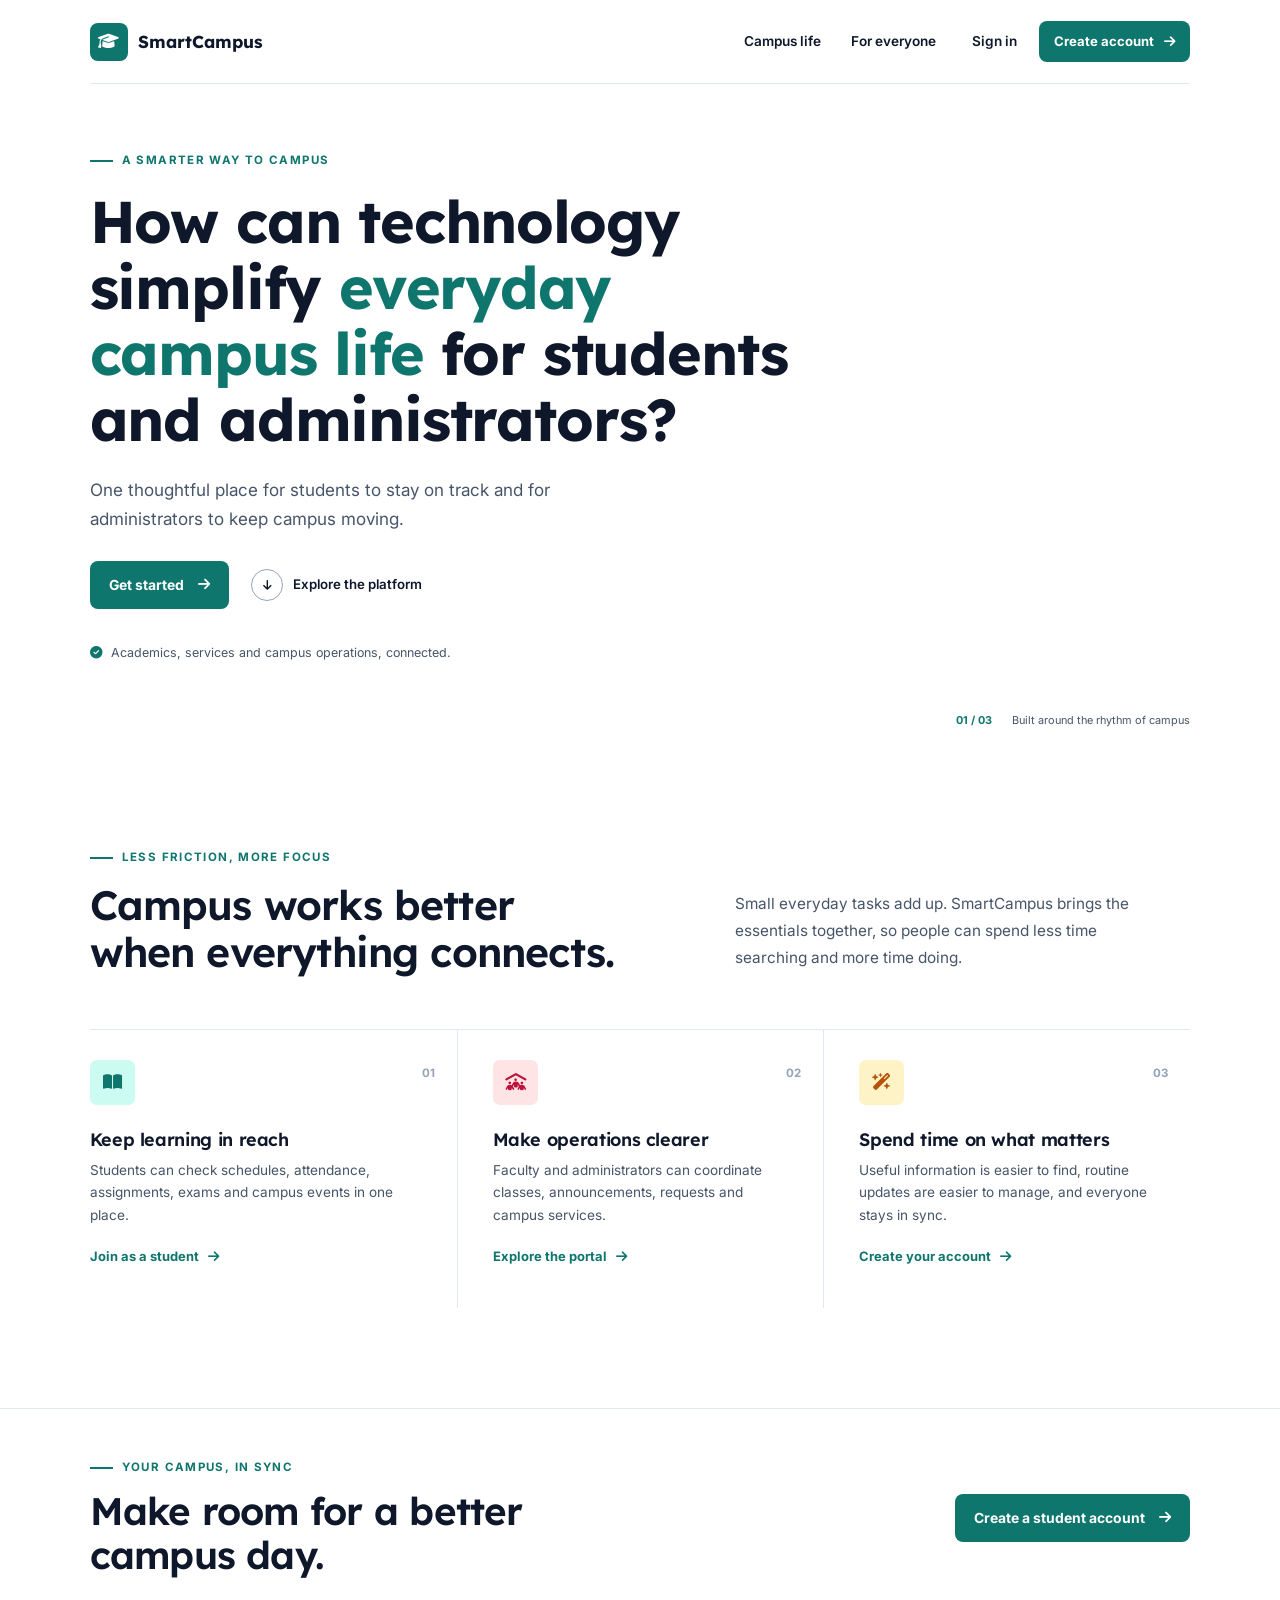
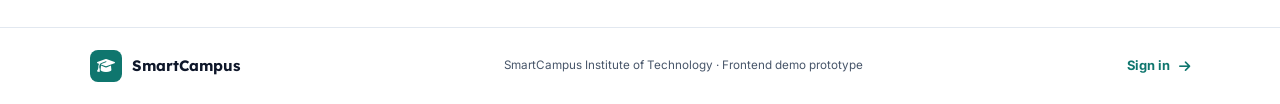
<file: index.html>
<!DOCTYPE html>
<html lang="en">
<head>
	<meta charset="UTF-8">
	<meta name="viewport" content="width=device-width, initial-scale=1.0">
	<meta name="description" content="A more connected campus for students, faculty and administrators. Bring learning, services and campus operations together with SmartCampus.">
	<title>SmartCampus | Campus life, connected</title>
	<link rel="preconnect" href="https://fonts.googleapis.com">
	<link rel="preconnect" href="https://fonts.gstatic.com" crossorigin>
	<link rel="stylesheet" href="https://cdnjs.cloudflare.com/ajax/libs/font-awesome/6.5.1/css/all.min.css">
	<link rel="stylesheet" href="css/style.css">
</head>
<body class="public-page">
	<main>
		<section class="landing-hero">
			<header class="public-nav">
				<a class="public-brand" href="index.html" aria-label="SmartCampus home">
					<span class="public-brand-mark"><i class="fa-solid fa-graduation-cap"></i></span>
					<span>SmartCampus</span>
				</a>
				<nav class="public-nav-links" aria-label="Main navigation">
					<a href="#campus-life">Campus life</a>
					<a href="#for-everyone">For everyone</a>
				</nav>
				<div class="public-nav-actions">
					<a class="public-signin" href="Login.html">Sign in</a>
					<a class="public-nav-cta" href="Register.html">Create account <i class="fa-solid fa-arrow-right"></i></a>
				</div>
			</header>

			<div class="landing-copy">
				<p class="eyebrow"><span></span> A smarter way to campus</p>
				<h1>How can technology simplify <em>everyday campus life</em> for students and administrators?</h1>
				<p class="landing-intro">One thoughtful place for students to stay on track and for administrators to keep campus moving.</p>
				<div class="landing-actions">
					<a class="landing-primary" href="Register.html">Get started <i class="fa-solid fa-arrow-right"></i></a>
					<a class="landing-secondary" href="#campus-life"><span class="play-mark"><i class="fa-solid fa-arrow-down"></i></span> Explore the platform</a>
				</div>
				<div class="landing-proof"><span class="proof-icon"><i class="fa-solid fa-circle-check"></i></span><span>Academics, services and campus operations, connected.</span></div>
			</div>
			<div class="hero-caption"><span>01 / 03</span><span>Built around the rhythm of campus</span></div>
		</section>

		<section class="campus-section" id="campus-life">
			<div class="section-heading">
				<p class="eyebrow eyebrow-dark"><span></span> Less friction, more focus</p>
				<h2>Campus works better<br>when everything connects.</h2>
				<p>Small everyday tasks add up. SmartCampus brings the essentials together, so people can spend less time searching and more time doing.</p>
			</div>
			<div class="campus-features" id="for-everyone">
				<article class="campus-feature">
					<span class="feature-index">01</span>
					<span class="feature-icon"><i class="fa-solid fa-book-open"></i></span>
					<h3>Keep learning in reach</h3>
					<p>Students can check schedules, attendance, assignments, exams and campus events in one place.</p>
					<a href="Register.html">Join as a student <i class="fa-solid fa-arrow-right"></i></a>
				</article>
				<article class="campus-feature">
					<span class="feature-index">02</span>
					<span class="feature-icon feature-icon-coral"><i class="fa-solid fa-people-roof"></i></span>
					<h3>Make operations clearer</h3>
					<p>Faculty and administrators can coordinate classes, announcements, requests and campus services.</p>
					<a href="Login.html">Explore the portal <i class="fa-solid fa-arrow-right"></i></a>
				</article>
				<article class="campus-feature">
					<span class="feature-index">03</span>
					<span class="feature-icon feature-icon-gold"><i class="fa-solid fa-wand-magic-sparkles"></i></span>
					<h3>Spend time on what matters</h3>
					<p>Useful information is easier to find, routine updates are easier to manage, and everyone stays in sync.</p>
					<a href="Register.html">Create your account <i class="fa-solid fa-arrow-right"></i></a>
				</article>
			</div>
		</section>

		<section class="landing-cta">
			<div><p class="eyebrow"><span></span> Your campus, in sync</p><h2>Make room for a better campus day.</h2></div>
			<a class="landing-primary" href="Register.html">Create a student account <i class="fa-solid fa-arrow-right"></i></a>
		</section>

		<footer class="public-footer"><a class="public-brand" href="index.html"><span class="public-brand-mark"><i class="fa-solid fa-graduation-cap"></i></span><span>SmartCampus</span></a><span>SmartCampus Institute of Technology · Frontend demo prototype</span><a href="Login.html">Sign in <i class="fa-solid fa-arrow-right"></i></a></footer>
	</main>
</body>
</html>
</file>
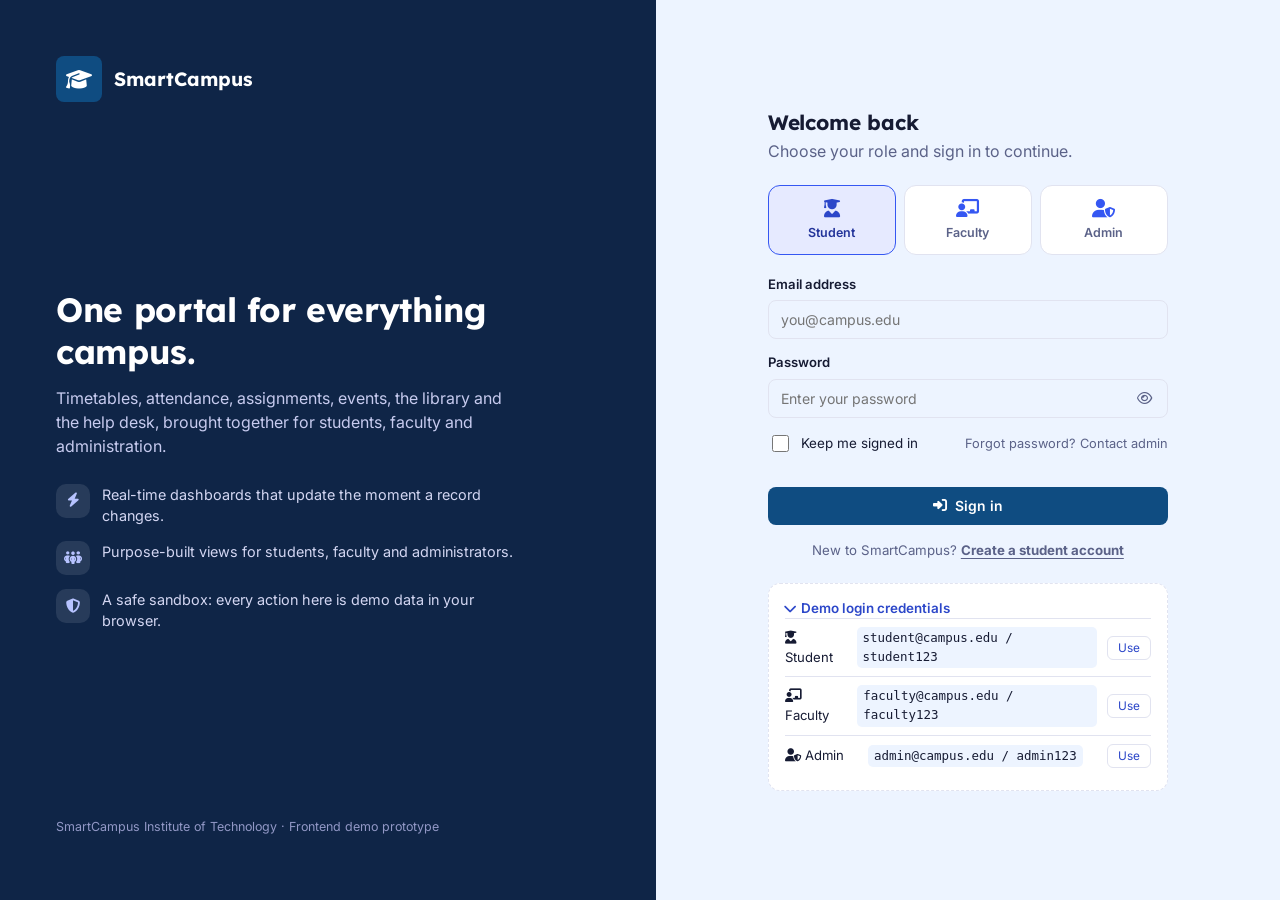
<file: admin.html>
<!DOCTYPE html>
<html lang="en">
<head>
<meta charset="UTF-8">
<meta name="viewport" content="width=device-width, initial-scale=1.0">
<title>Administration Dashboard | SmartCampus Portal</title>
<link rel="icon" href="data:image/svg+xml,<svg xmlns=%22http://www.w3.org/2000/svg%22 viewBox=%220 0 100 100%22><text y=%22.9em%22 font-size=%2290%22>🎓</text></svg>">
<link rel="stylesheet" href="https://cdnjs.cloudflare.com/ajax/libs/font-awesome/6.5.1/css/all.min.css">
<link rel="stylesheet" href="css/style.css">
</head>
<body>
<div id="app"><noscript>This portal needs JavaScript enabled to run.</noscript></div>

<script src="js/app.js"></script>
<script src="js/auth.js"></script>
<script src="js/services.js"></script>
<script src="js/hostelpass.js"></script>
<script src="js/admin.js"></script>
</body>
</html>
</file>
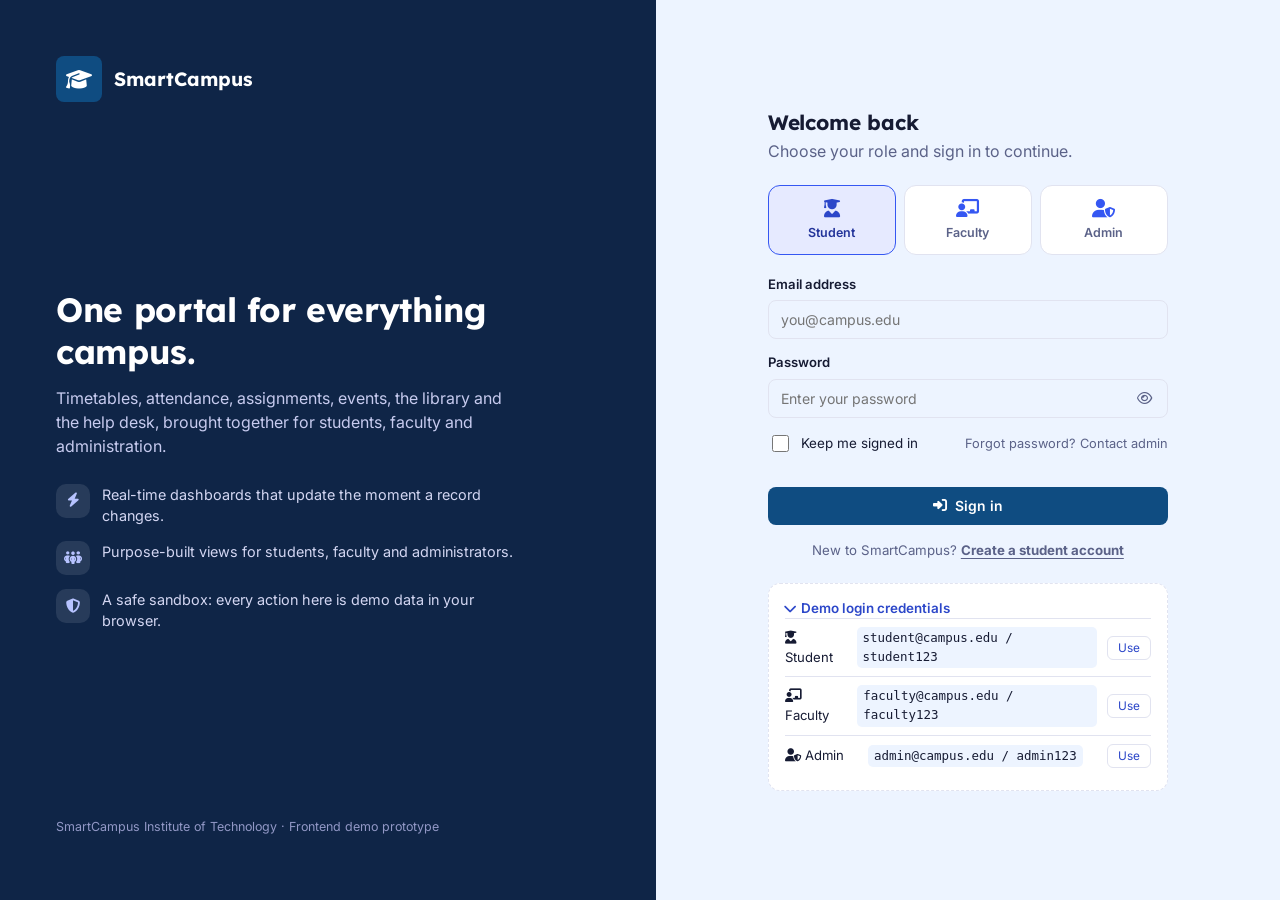
<file: faculty.html>
<!DOCTYPE html>
<html lang="en">
<head>
<meta charset="UTF-8">
<meta name="viewport" content="width=device-width, initial-scale=1.0">
<title>Faculty Dashboard | SmartCampus Portal</title>
<link rel="icon" href="data:image/svg+xml,<svg xmlns=%22http://www.w3.org/2000/svg%22 viewBox=%220 0 100 100%22><text y=%22.9em%22 font-size=%2290%22>🎓</text></svg>">
<link rel="stylesheet" href="https://cdnjs.cloudflare.com/ajax/libs/font-awesome/6.5.1/css/all.min.css">
<link rel="stylesheet" href="css/style.css">
</head>
<body>
<div id="app"><noscript>This portal needs JavaScript enabled to run.</noscript></div>

<script src="js/app.js"></script>
<script src="js/auth.js"></script>
<script src="js/services.js"></script>
<script src="js/faculty.js"></script>
</body>
</html>
</file>
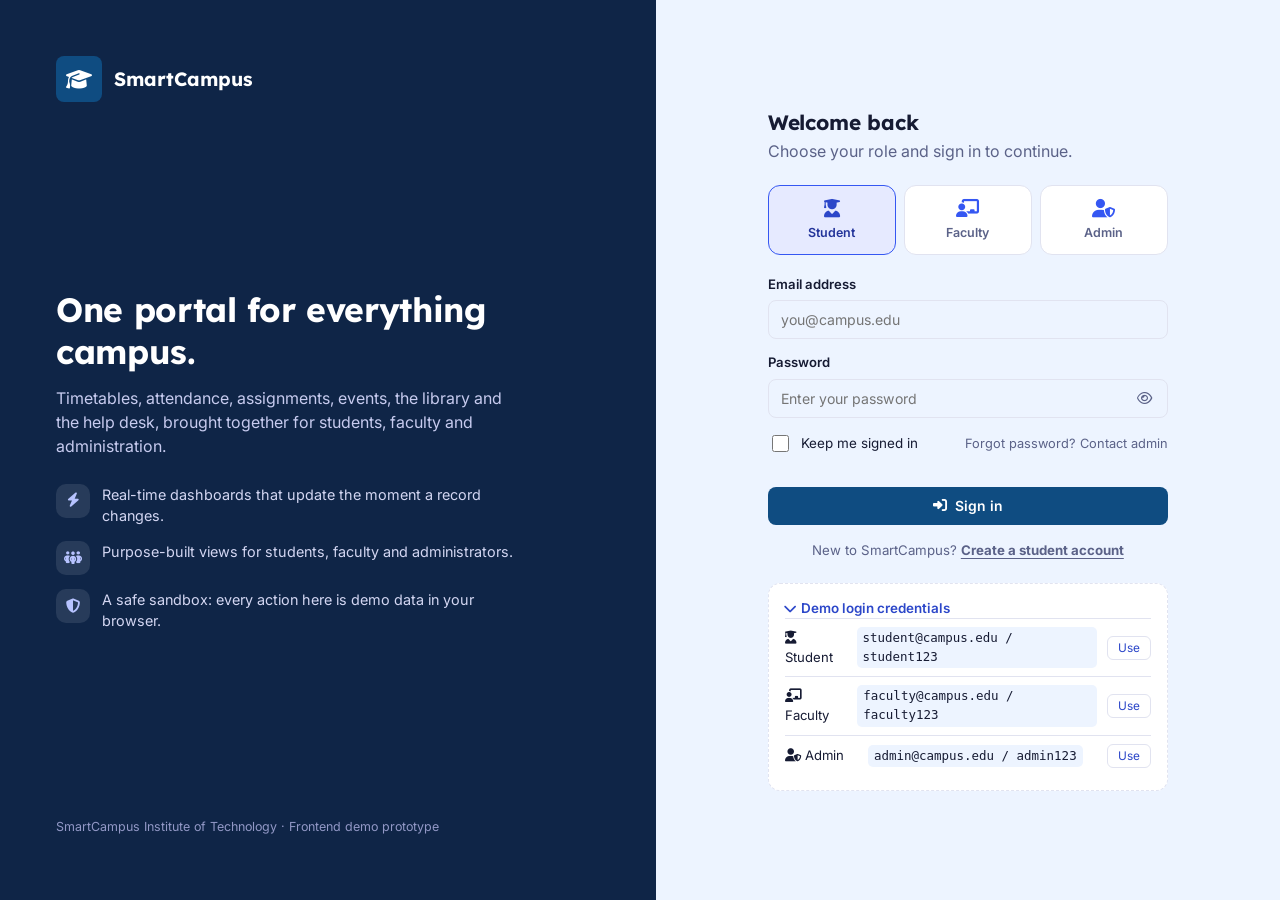
<file: Login.html>
<!DOCTYPE html>
<html lang="en">
<head>
<meta charset="UTF-8">
<meta name="viewport" content="width=device-width, initial-scale=1.0">
<title>Sign in | SmartCampus Portal</title>
<meta name="description" content="SmartCampus Management Portal — a single digital platform for academics, campus services and administration.">
<link rel="icon" href="data:image/svg+xml,<svg xmlns=%22http://www.w3.org/2000/svg%22 viewBox=%220 0 100 100%22><text y=%22.9em%22 font-size=%2290%22>🎓</text></svg>">
<link rel="stylesheet" href="https://cdnjs.cloudflare.com/ajax/libs/font-awesome/6.5.1/css/all.min.css">
<link rel="stylesheet" href="css/style.css">
</head>
<body>
<div class="login-wrap">
  <section class="login-visual">
    <div class="login-brand"><span class="brand-logo"><i class="fa-solid fa-graduation-cap"></i></span><strong>SmartCampus</strong></div>
    <div class="login-hero">
      <h1>One portal for everything campus.</h1>
      <p>Timetables, attendance, assignments, events, the library and the help desk, brought together for students, faculty and administration.</p>
      <ul class="login-points">
        <li><i class="fa-solid fa-bolt"></i><span>Real-time dashboards that update the moment a record changes.</span></li>
        <li><i class="fa-solid fa-people-group"></i><span>Purpose-built views for students, faculty and administrators.</span></li>
        <li><i class="fa-solid fa-shield-halved"></i><span>A safe sandbox: every action here is demo data in your browser.</span></li>
      </ul>
    </div>
    <p class="login-foot">SmartCampus Institute of Technology · Frontend demo prototype</p>
  </section>

  <section class="login-panel">
    <div class="login-card">
      <h2>Welcome back</h2>
      <p class="muted">Choose your role and sign in to continue.</p>

      <div class="role-tabs" role="tablist" aria-label="Choose a role">
        <button class="role-tab active" data-role="student" type="button"><i class="fa-solid fa-user-graduate"></i>Student</button>
        <button class="role-tab" data-role="faculty" type="button"><i class="fa-solid fa-chalkboard-user"></i>Faculty</button>
        <button class="role-tab" data-role="admin" type="button"><i class="fa-solid fa-user-shield"></i>Admin</button>
      </div>

      <div id="loginError" class="login-error" hidden><i class="fa-solid fa-circle-exclamation"></i><span></span></div>

      <form id="loginForm" class="login-form" novalidate>
        <div class="field">
          <label class="label" for="email">Email address</label>
          <input class="input" type="email" id="email" name="email" placeholder="you@campus.edu" autocomplete="username" required>
        </div>
        <div class="field">
          <label class="label" for="password">Password</label>
          <div class="pw-wrap">
            <input class="input" type="password" id="password" name="password" placeholder="Enter your password" autocomplete="current-password" required>
            <button type="button" class="pw-toggle" id="pwToggle" aria-label="Show password"><i class="fa-regular fa-eye"></i></button>
          </div>
        </div>
        <div class="remember-row">
          <label class="check"><input type="checkbox" id="remember"><span>Keep me signed in</span></label>
          <span class="muted" style="font-size:.8rem">Forgot password? <span title="Not needed in this demo">Contact admin</span></span>
        </div>
        <button type="submit" class="btn btn-primary block-btn" id="loginBtn"><i class="fa-solid fa-right-to-bracket"></i> Sign in</button>
      </form>

      <p class="auth-switch">New to SmartCampus? <a href="Register.html">Create a student account</a></p>

      <details class="demo-creds" open>
        <summary><i class="fa-solid fa-chevron-right"></i> Demo login credentials</summary>
        <div class="cred-row"><span><i class="fa-solid fa-user-graduate"></i> Student</span><code>student@campus.edu / student123</code><button class="fill-btn" data-fill="student">Use</button></div>
        <div class="cred-row"><span><i class="fa-solid fa-chalkboard-user"></i> Faculty</span><code>faculty@campus.edu / faculty123</code><button class="fill-btn" data-fill="faculty">Use</button></div>
        <div class="cred-row"><span><i class="fa-solid fa-user-shield"></i> Admin</span><code>admin@campus.edu / admin123</code><button class="fill-btn" data-fill="admin">Use</button></div>
      </details>
    </div>
  </section>
</div>

<div id="toastRoot" class="toast-root"></div>

<script src="js/app.js"></script>
<script src="js/auth.js"></script>
<script>
(function () {
  'use strict';
  var SC = window.SC;
  SC.prefs.apply();

  // If already signed in, go straight to the right dashboard.
  var existing = SC.auth.user();
  if (existing) { location.href = SC.DEMO_ACCOUNTS[existing.role].file; }

  var registration = new URLSearchParams(location.search);
  var registeredEmail = registration.get('email');
  if (registration.get('registered') === '1' && registeredEmail) {
    document.getElementById('email').value = registeredEmail;
    SC.ui.toast('Account created. Sign in with your new credentials.', 'success');
  }

  var roleTabs = document.querySelectorAll('.role-tab');
  var selectedRole = 'student';
  roleTabs.forEach(function (btn) {
    btn.addEventListener('click', function () {
      roleTabs.forEach(function (b) { b.classList.remove('active'); });
      btn.classList.add('active');
      selectedRole = btn.dataset.role;
      var acc = SC.DEMO_ACCOUNTS[selectedRole];
      if (!document.getElementById('email').value) document.getElementById('email').value = acc.email;
    });
  });

  document.querySelectorAll('[data-fill]').forEach(function (btn) {
    btn.addEventListener('click', function () {
      var acc = SC.DEMO_ACCOUNTS[btn.dataset.fill];
      document.getElementById('email').value = acc.email;
      document.getElementById('password').value = acc.password;
      roleTabs.forEach(function (b) { b.classList.toggle('active', b.dataset.role === btn.dataset.fill); });
      selectedRole = btn.dataset.fill;
      SC.ui.toast('Demo credentials filled in. Choose Sign in to continue.', 'info');
    });
  });

  document.getElementById('pwToggle').addEventListener('click', function () {
    var pw = document.getElementById('password');
    var isPw = pw.type === 'password';
    pw.type = isPw ? 'text' : 'password';
    this.innerHTML = '<i class="fa-regular fa-eye' + (isPw ? '-slash' : '') + '"></i>';
    this.setAttribute('aria-label', isPw ? 'Hide password' : 'Show password');
  });

  document.getElementById('loginForm').addEventListener('submit', function (ev) {
    ev.preventDefault();
    var email = document.getElementById('email').value.trim();
    var password = document.getElementById('password').value;
    var errBox = document.getElementById('loginError');
    errBox.hidden = true;
    if (!email || !password) {
      errBox.querySelector('span').textContent = 'Please enter both an email address and a password.';
      errBox.hidden = false;
      return;
    }
    var res = SC.auth.login(email, password);
    if (!res.ok) {
      errBox.querySelector('span').textContent = res.error;
      errBox.hidden = false;
      return;
    }
    var btn = document.getElementById('loginBtn');
    btn.disabled = true;
    btn.innerHTML = '<i class="fa-solid fa-spinner fa-spin"></i> Signing in…';
    setTimeout(function () { location.href = SC.DEMO_ACCOUNTS[res.user.role].file; }, 350);
  });
})();
</script>
</body>
</html>
</file>
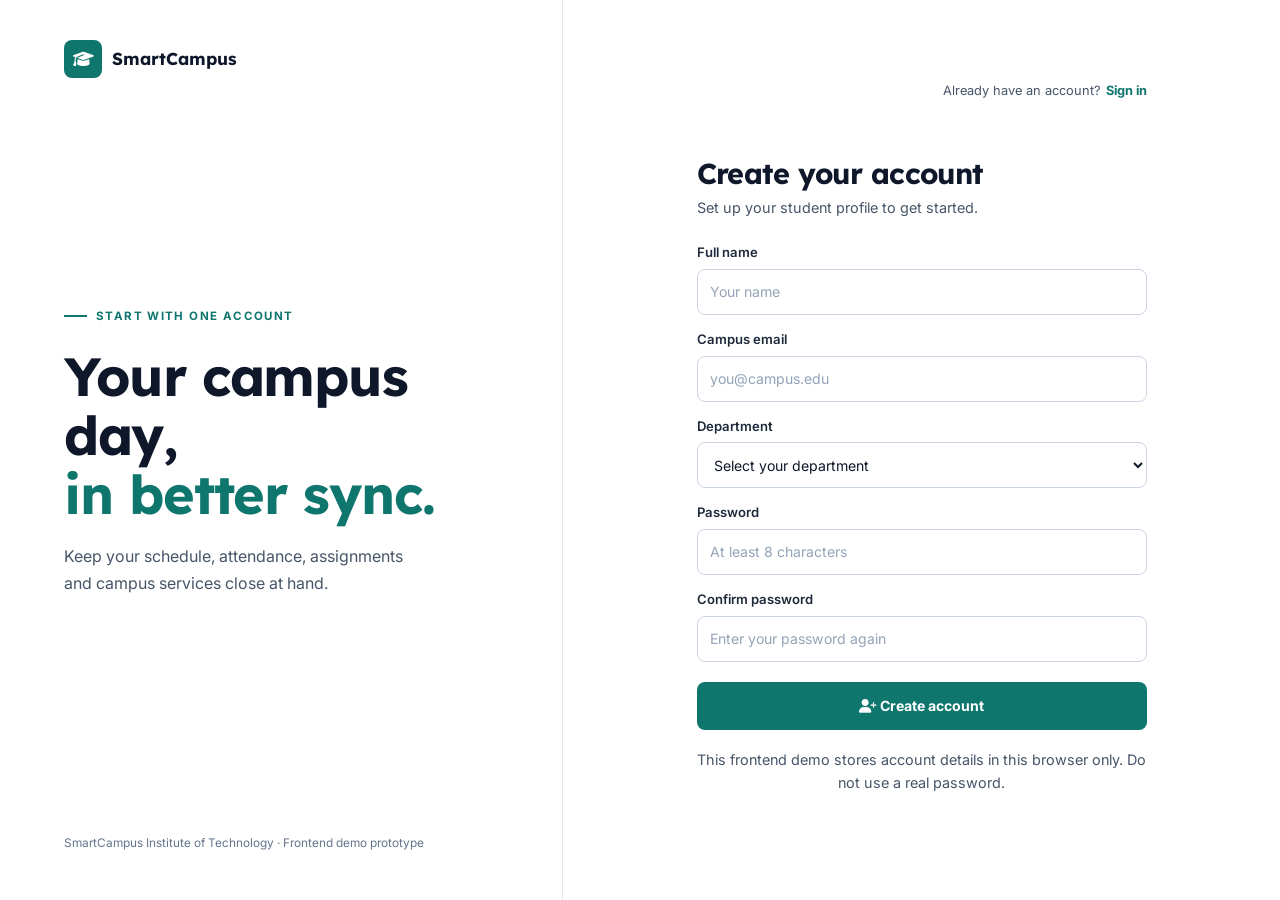
<file: Register.html>
<!DOCTYPE html>
<html lang="en">
<head>
  <meta charset="UTF-8">
  <meta name="viewport" content="width=device-width, initial-scale=1.0">
  <meta name="description" content="Create your SmartCampus student account and bring your campus essentials together.">
  <title>Create account | SmartCampus</title>
  <link rel="stylesheet" href="https://cdnjs.cloudflare.com/ajax/libs/font-awesome/6.5.1/css/all.min.css">
  <link rel="stylesheet" href="css/style.css">
</head>
<body class="public-page">
  <main class="register-wrap">
    <section class="register-aside">
      <a class="public-brand" href="index.html" aria-label="SmartCampus home">
        <span class="public-brand-mark"><i class="fa-solid fa-graduation-cap"></i></span>
        <span>SmartCampus</span>
      </a>
      <div class="register-aside-copy">
        <p class="eyebrow"><span></span> Start with one account</p>
        <h1>Your campus day,<br><em>in better sync.</em></h1>
        <p>Keep your schedule, attendance, assignments and campus services close at hand.</p>
      </div>
      <p class="register-aside-foot">SmartCampus Institute of Technology · Frontend demo prototype</p>
    </section>

    <section class="register-main">
      <div class="register-form-wrap">
        <div class="register-toplink"><span>Already have an account?</span> <a href="Login.html">Sign in</a></div>
        <h2>Create your account</h2>
        <p>Set up your student profile to get started.</p>

        <div id="registerError" class="register-error" role="alert" hidden></div>
        <form class="register-form" id="registerForm">
          <div class="field">
            <label class="label" for="name">Full name</label>
            <input class="input" id="name" name="name" type="text" placeholder="Your name" autocomplete="name" maxlength="80" required>
          </div>
          <div class="field">
            <label class="label" for="email">Campus email</label>
            <input class="input" id="email" name="email" type="email" placeholder="you@campus.edu" autocomplete="email" maxlength="120" required>
          </div>
          <div class="field">
            <label class="label" for="department">Department</label>
            <select class="select" id="department" name="department" required>
              <option value="" selected disabled>Select your department</option>
              <option value="CSE">Computer Science &amp; Engineering</option>
              <option value="ECE">Electronics &amp; Communication</option>
              <option value="ME">Mechanical Engineering</option>
              <option value="CE">Civil Engineering</option>
            </select>
          </div>
          <div class="field">
            <label class="label" for="password">Password</label>
            <input class="input" id="password" name="password" type="password" placeholder="At least 8 characters" autocomplete="new-password" minlength="8" required>
          </div>
          <div class="field">
            <label class="label" for="confirmPassword">Confirm password</label>
            <input class="input" id="confirmPassword" name="confirmPassword" type="password" placeholder="Enter your password again" autocomplete="new-password" minlength="8" required>
          </div>
          <button class="register-submit" id="registerButton" type="submit"><i class="fa-solid fa-user-plus"></i> Create account</button>
        </form>
        <p class="register-note">This frontend demo stores account details in this browser only. Do not use a real password.</p>
      </div>
    </section>
  </main>

  <script src="js/app.js"></script>
  <script src="js/auth.js"></script>
  <script>
    (function () {
      'use strict';
      var SC = window.SC;
      var existing = SC.auth.user();
      if (existing) { location.href = SC.DEMO_ACCOUNTS[existing.role].file; return; }

      var form = document.getElementById('registerForm');
      var errorBox = document.getElementById('registerError');
      form.addEventListener('submit', function (event) {
        event.preventDefault();
        errorBox.hidden = true;
        var password = document.getElementById('password').value;
        if (password !== document.getElementById('confirmPassword').value) {
          errorBox.textContent = 'Your passwords do not match.';
          errorBox.hidden = false;
          return;
        }
        var result = SC.auth.register(
          document.getElementById('name').value,
          document.getElementById('email').value,
          password,
          document.getElementById('department').value
        );
        if (!result.ok) {
          errorBox.textContent = result.error;
          errorBox.hidden = false;
          return;
        }
        var button = document.getElementById('registerButton');
        button.disabled = true;
        button.innerHTML = '<i class="fa-solid fa-spinner fa-spin"></i> Creating account';
        setTimeout(function () {
          location.href = 'Login.html?registered=1&email=' + encodeURIComponent(result.user.email);
        }, 350);
      });
    })();
  </script>
</body>
</html>
</file>
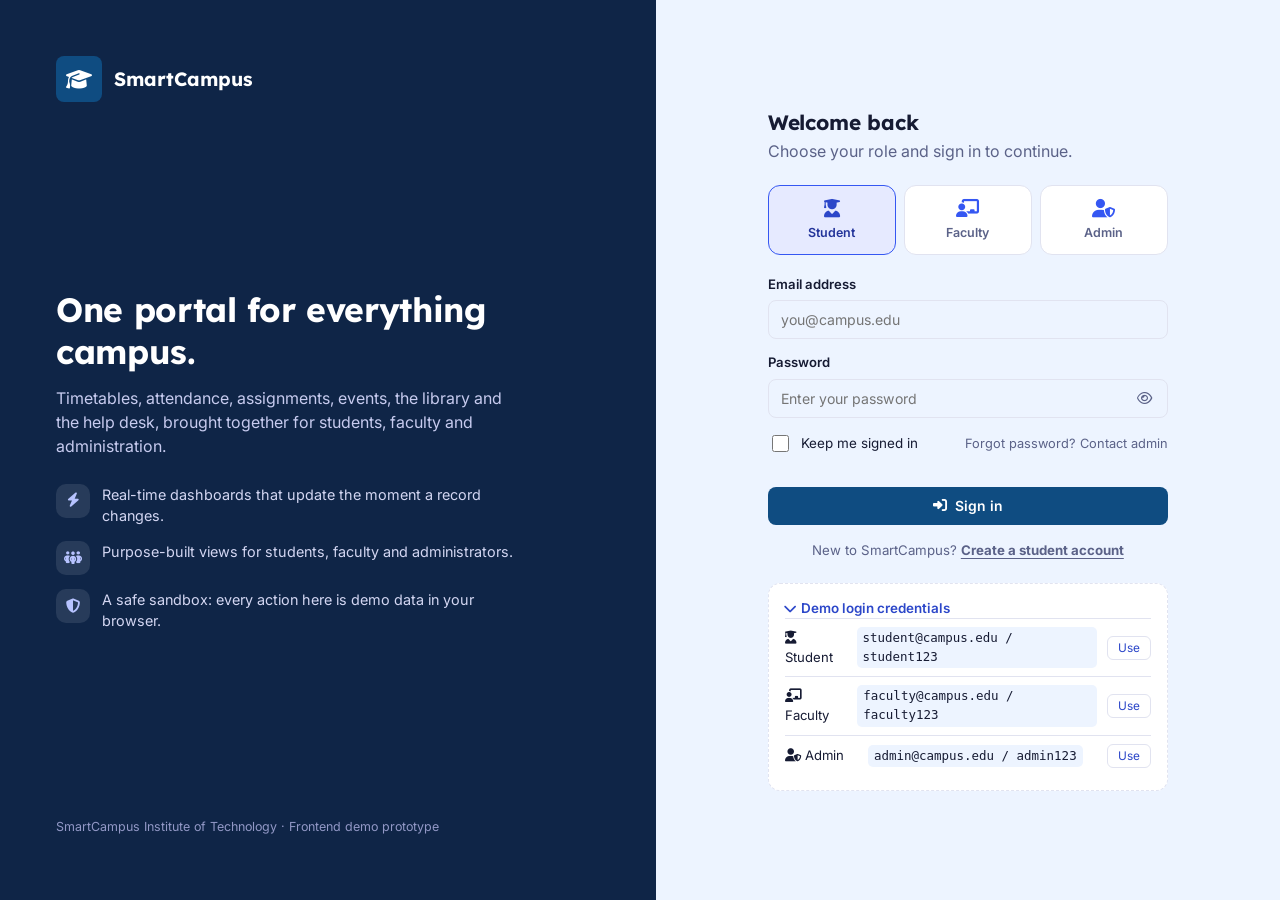
<file: student.html>
<!DOCTYPE html>
<html lang="en">
<head>
<meta charset="UTF-8">
<meta name="viewport" content="width=device-width, initial-scale=1.0">
<title>Student Dashboard | SmartCampus Portal</title>
<link rel="icon" href="data:image/svg+xml,<svg xmlns=%22http://www.w3.org/2000/svg%22 viewBox=%220 0 100 100%22><text y=%22.9em%22 font-size=%2290%22>🎓</text></svg>">
<link rel="stylesheet" href="https://cdnjs.cloudflare.com/ajax/libs/font-awesome/6.5.1/css/all.min.css">
<link rel="stylesheet" href="css/style.css">
</head>
<body>
<div id="app"><noscript>This portal needs JavaScript enabled to run.</noscript></div>

<script src="js/app.js"></script>
<script src="js/auth.js"></script>
<script src="js/services.js"></script>
<script src="js/hostelpass.js"></script>
<script src="js/student.js"></script>
</body>
</html>
</file>
<file: css/style.css>
/* ==========================================================================
   SmartCampus Portal · css/style.css
   Design: a calm institutional blue with a soft violet accent, on a warm
   off-white surface. Headings use "Lexend" (a rounded, humanist grotesque
   built for reading interfaces); body text uses "Inter". One accent color
   family (indigo -> violet) carries every highlight, so the palette never
   feels like a generic multi-color SaaS kit.
   ========================================================================== */

@import url('https://fonts.googleapis.com/css2?family=Inter:wght@400;500;600;700&family=Lexend:wght@500;600;700;800&display=swap');

:root {
  /* ---- Core palette ---- */
  --ink-900: #161b33;
  --ink-700: #333a5c;
  --ink-500: #5b6288;
  --ink-300: #9298b8;
  --ink-100: #e4e6f2;
  --paper: #f5f6fb;
  --paper-raised: #ffffff;
  --line: #e1e3f0;

  --blue-700: #23349a;
  --blue-600: #2c47c9;
  --blue-500: #3557f2;
  --blue-100: #e6eaff;
  --violet-600: #6a3fd6;
  --violet-500: #8b6cf6;
  --violet-100: #efe9ff;
  --teal-500: #12a26a;
  --teal-100: #dcf6ea;
  --orange-500: #e08a00;
  --orange-100: #fdf0d8;
  --red-500: #e5484d;
  --red-100: #fde3e3;

  --font-head: 'Lexend', 'Segoe UI', sans-serif;
  --font-body: 'Inter', 'Segoe UI', sans-serif;

  --radius-sm: 8px;
  --radius-md: 12px;
  --radius-lg: 18px;
  --shadow-sm: 0 1px 2px rgba(22, 27, 51, 0.06);
  --shadow-md: 0 8px 24px -8px rgba(22, 27, 51, 0.16);
  --shadow-lg: 0 20px 48px -16px rgba(22, 27, 51, 0.22);

  --sidebar-w: 264px;
  --sidebar-w-collapsed: 84px;
  --topbar-h: 68px;

  --bg: var(--paper);
  --surface: var(--paper-raised);
  --text: var(--ink-900);
  --text-soft: var(--ink-500);
  --border: var(--line);
}

[data-theme="dark"] {
  --bg: #0f1224;
  --surface: #171b34;
  --text: #eef0fb;
  --text-soft: #a7acd0;
  --border: #2b3055;
  --ink-100: #262c4d;
  --blue-100: #202a56;
  --violet-100: #2c2350;
  --teal-100: #123227;
  --orange-100: #3a2a0d;
  --red-100: #3b1c1e;
}

* { box-sizing: border-box; }
[hidden] { display: none !important; }
html { scroll-behavior: smooth; }
body {
  margin: 0; font-family: var(--font-body); background: var(--bg); color: var(--text);
  -webkit-font-smoothing: antialiased; line-height: 1.5; transition: background .2s ease, color .2s ease;
}
h1, h2, h3, h4 { font-family: var(--font-head); color: var(--text); margin: 0 0 .3em; line-height: 1.25; letter-spacing: -0.01em; }
h1 { font-size: 1.6rem; font-weight: 700; }
h2 { font-size: 1.3rem; font-weight: 700; }
h3 { font-size: 1.08rem; font-weight: 600; }
h4 { font-size: .95rem; font-weight: 600; }
p { margin: 0 0 .6em; color: var(--text-soft); }
a { color: var(--blue-600); }
small { color: var(--text-soft); }
.sr-only { position: absolute; width: 1px; height: 1px; overflow: hidden; clip: rect(0,0,0,0); white-space: nowrap; }
.muted { color: var(--text-soft); }
.center { text-align: center; }
.block { display: block; }
.grow { flex: 1; }
.mb { margin-bottom: 16px; }
.mb-sm { margin-bottom: 8px; }
.mt { margin-top: 16px; }
.nowrap { white-space: nowrap; }
.right { text-align: right; }
.clamp, .clamp-1 { display: -webkit-box; -webkit-box-orient: vertical; overflow: hidden; }
.clamp { -webkit-line-clamp: 3; }
.clamp-1 { -webkit-line-clamp: 1; }
:focus-visible { outline: 2.5px solid var(--blue-500); outline-offset: 2px; border-radius: 6px; }
@media (prefers-reduced-motion: reduce) { *, *::before, *::after { animation-duration: .001ms !important; transition-duration: .001ms !important; } }

/* ======================= APP SHELL ======================= */
.app { display: grid; grid-template-columns: var(--sidebar-w) 1fr; min-height: 100vh; }
.app.collapsed { grid-template-columns: var(--sidebar-w-collapsed) 1fr; }

.sidebar {
  background: linear-gradient(185deg, var(--ink-900) 0%, #201f45 100%); color: #fff; display: flex; flex-direction: column;
  position: sticky; top: 0; height: 100vh; z-index: 40; transition: width .2s ease;
}
.brand { display: flex; align-items: center; gap: 12px; padding: 22px 20px; }
.brand-logo { width: 40px; height: 40px; border-radius: var(--radius-sm); background: linear-gradient(140deg, var(--blue-500), var(--violet-500)); display: flex; align-items: center; justify-content: center; font-size: 1.15rem; flex: none; }
.brand-text strong { font-family: var(--font-head); font-size: 1.05rem; display: block; }
.brand-text small { color: #b7bbe6; }
.app.collapsed .brand-text, .app.collapsed .nav-label, .app.collapsed .demo-card, .app.collapsed .collapse-btn span { display: none; }
.app.collapsed .brand { justify-content: center; padding: 22px 0; }

.nav { flex: 1; overflow-y: auto; padding: 6px 12px; }
.nav-heading { font-size: .68rem; text-transform: uppercase; letter-spacing: .08em; color: #8188bd; padding: 16px 12px 6px; }
.app.collapsed .nav-heading { text-align: center; padding: 14px 0 4px; }
.nav-link { display: flex; align-items: center; gap: 12px; padding: 10px 12px; border-radius: var(--radius-sm); color: #d3d6f2; text-decoration: none; font-size: .89rem; font-weight: 500; margin-bottom: 2px; position: relative; }
.nav-link i { width: 18px; text-align: center; font-size: .95rem; }
.nav-link:hover { background: rgba(255,255,255,.08); color: #fff; }
.nav-link.active { background: linear-gradient(135deg, var(--blue-600), var(--violet-600)); color: #fff; box-shadow: var(--shadow-sm); }
.nav-badge { margin-left: auto; background: var(--red-500); color: #fff; font-size: .68rem; font-weight: 700; padding: 1px 7px; border-radius: 20px; }
.app.collapsed .nav-link { justify-content: center; }
.app.collapsed .nav-badge { position: absolute; top: 2px; right: 2px; margin: 0; }

.sidebar-foot { padding: 14px; border-top: 1px solid rgba(255,255,255,.1); }
.demo-card { display: flex; gap: 10px; background: rgba(255,255,255,.07); border-radius: var(--radius-sm); padding: 10px 12px; margin-bottom: 10px; align-items: flex-start; }
.demo-card i { color: #ffd166; margin-top: 2px; }
.demo-card strong { display: block; font-size: .8rem; }
.demo-card small { color: #b7bbe6; font-size: .74rem; }
.collapse-btn { width: 100%; display: flex; align-items: center; justify-content: center; gap: 8px; background: none; border: 1px solid rgba(255,255,255,.16); color: #d3d6f2; padding: 9px; border-radius: var(--radius-sm); cursor: pointer; font-size: .82rem; font-family: inherit; }
.collapse-btn:hover { background: rgba(255,255,255,.08); }
.app.collapsed .collapse-btn i { transform: rotate(180deg); }
.backdrop { display: none; }

.main { display: flex; flex-direction: column; min-width: 0; }
.topbar { height: var(--topbar-h); background: var(--surface); border-bottom: 1px solid var(--border); display: flex; align-items: center; gap: 14px; padding: 0 22px; position: sticky; top: 0; z-index: 30; }
.menu-btn { display: none; }
.gsearch { position: relative; flex: 1; max-width: 460px; display: flex; align-items: center; background: var(--bg); border: 1px solid var(--border); border-radius: 999px; padding: 0 14px; height: 40px; gap: 9px; }
.gsearch i { color: var(--text-soft); font-size: .85rem; }
.gsearch input { border: none; background: none; outline: none; flex: 1; font: inherit; color: var(--text); font-size: .88rem; }
.gsearch-results { position: absolute; top: calc(100% + 8px); left: 0; right: 0; background: var(--surface); border: 1px solid var(--border); border-radius: var(--radius-md); box-shadow: var(--shadow-lg); overflow: hidden; max-height: 360px; overflow-y: auto; z-index: 50; }
.gsearch-results ul { list-style: none; margin: 0; padding: 6px; }
.gsearch-results button { width: 100%; display: flex; align-items: center; gap: 10px; padding: 9px 10px; border: none; background: none; text-align: left; cursor: pointer; border-radius: var(--radius-sm); font-family: inherit; }
.gsearch-results button:hover { background: var(--blue-100); }
.gsearch-results button i { color: var(--blue-600); width: 16px; }
.gsearch-results small { display: block; color: var(--text-soft); }
.gsearch-empty { padding: 16px; text-align: center; color: var(--text-soft); font-size: .86rem; }

.topbar-actions { display: flex; align-items: center; gap: 8px; margin-left: auto; }
.demo-pill { display: flex; align-items: center; gap: 6px; background: var(--violet-100); color: var(--violet-600); font-size: .74rem; font-weight: 600; padding: 5px 12px; border-radius: 999px; }
.btn-icon { width: 38px; height: 38px; border-radius: 50%; border: 1px solid var(--border); background: var(--surface); color: var(--text); display: inline-flex; align-items: center; justify-content: center; cursor: pointer; font-size: .95rem; position: relative; vertical-align: middle; }
.btn-icon:hover { background: var(--bg); }
.btn-icon.danger { color: var(--red-500); border-color: var(--red-100); }
.notif-dot { position: absolute; top: -4px; right: -4px; background: var(--red-500); color: #fff; font-size: .62rem; font-weight: 700; min-width: 17px; height: 17px; border-radius: 999px; display: flex; align-items: center; justify-content: center; padding: 0 3px; border: 2px solid var(--surface); }

.dropdown { position: relative; }
.profile-btn { display: flex; align-items: center; gap: 9px; border: 1px solid var(--border); background: var(--surface); border-radius: 999px; padding: 5px 12px 5px 5px; cursor: pointer; font-family: inherit; }
.profile-text { text-align: left; line-height: 1.2; }
.profile-text strong { display: block; font-size: .82rem; }
.profile-text small { font-size: .72rem; }
.profile-btn i.fa-chevron-down { font-size: .65rem; color: var(--text-soft); }
.dropdown-menu { position: absolute; top: calc(100% + 10px); right: 0; background: var(--surface); border: 1px solid var(--border); border-radius: var(--radius-md); box-shadow: var(--shadow-lg); min-width: 240px; z-index: 60; padding: 8px; }
.dd-profile { display: flex; gap: 10px; align-items: center; padding: 10px 8px 12px; border-bottom: 1px solid var(--border); margin-bottom: 6px; }
.dd-profile strong { display: block; font-size: .88rem; }
.dd-profile small { font-size: .76rem; }
.dd-item { display: flex; align-items: center; gap: 10px; width: 100%; border: none; background: none; text-align: left; padding: 9px 8px; border-radius: var(--radius-sm); cursor: pointer; font-family: inherit; font-size: .85rem; color: var(--text); }
.dd-item i { width: 16px; color: var(--text-soft); }
.dd-item:hover { background: var(--bg); }
.dd-item.danger { color: var(--red-500); }
.dd-item.danger i { color: var(--red-500); }
.dd-sep { border-top: 1px solid var(--border); margin: 6px 2px; padding-top: 8px; font-size: .68rem; text-transform: uppercase; letter-spacing: .06em; color: var(--text-soft); padding-left: 8px; }
.notif-menu { width: 340px; padding: 0; }
.dd-head { display: flex; justify-content: space-between; align-items: center; padding: 12px 14px; border-bottom: 1px solid var(--border); }
.link-btn { background: none; border: none; color: var(--blue-600); cursor: pointer; font-weight: 600; font-size: .82rem; font-family: inherit; padding: 0; }
.notif-list { list-style: none; margin: 0; padding: 6px; max-height: 360px; overflow-y: auto; }
.notif-item { display: flex; gap: 10px; width: 100%; border: none; background: none; text-align: left; padding: 10px; border-radius: var(--radius-sm); cursor: pointer; font-family: inherit; }
.notif-item:hover { background: var(--bg); }
.notif-item.unread { background: var(--blue-100); }
.notif-ico { width: 32px; height: 32px; border-radius: 50%; display: flex; align-items: center; justify-content: center; flex: none; font-size: .85rem; }
.notif-body { display: flex; flex-direction: column; gap: 2px; }
.notif-text { font-size: .84rem; color: var(--text); }

.content { padding: 26px 30px 50px; flex: 1; }
.app-foot { padding: 16px 30px 26px; font-size: .78rem; color: var(--text-soft); text-align: center; }

/* Tone colors reused by notif icons, stat icons, dots */
.tone-info, .tone-blue { background: var(--blue-100); color: var(--blue-600); }
.tone-success, .tone-green, .tone-teal { background: var(--teal-100); color: var(--teal-500); }
.tone-warning, .tone-orange { background: var(--orange-100); color: var(--orange-500); }
.tone-danger, .tone-red { background: var(--red-100); color: var(--red-500); }
.tone-purple { background: var(--violet-100); color: var(--violet-600); }

/* ======================= PAGE HEAD & GRIDS ======================= */
.page { display: flex; flex-direction: column; gap: 20px; }
.page-head { display: flex; justify-content: space-between; align-items: flex-start; gap: 16px; flex-wrap: wrap; }
.page-head p { margin: 0; max-width: 62ch; }
.page-actions { display: flex; gap: 10px; align-items: center; flex-wrap: wrap; }

.grid { display: grid; gap: 18px; }
.grid.stats { grid-template-columns: repeat(4, 1fr); }
.grid.two { grid-template-columns: 1fr 1fr; }
.grid.cards-3 { grid-template-columns: repeat(3, 1fr); }
.grid.att-top { grid-template-columns: 300px 1fr; align-items: stretch; }
.stack { display: flex; flex-direction: column; gap: 14px; }
.stack.tight { gap: 10px; }

/* ======================= CARDS ======================= */
.card { background: var(--surface); border: 1px solid var(--border); border-radius: var(--radius-lg); box-shadow: var(--shadow-sm); }
.card-head { display: flex; align-items: center; justify-content: space-between; padding: 18px 20px 0; gap: 10px; }
.card-head h3 { display: flex; align-items: center; gap: 9px; }
.card-head h3 i { color: var(--blue-600); font-size: .95rem; }
.card-body { padding: 16px 20px 20px; }
.card-body.flush { padding: 0; }
.card-body.flush .table-wrap:only-child { border-radius: var(--radius-lg); }
.card.grow { display: flex; flex-direction: column; }
.card.mb { margin-bottom: 0; }

.stat { flex-direction: row; align-items: center; gap: 14px; padding: 18px; }
.stat-icon { width: 46px; height: 46px; border-radius: var(--radius-md); display: flex; align-items: center; justify-content: center; font-size: 1.1rem; flex: none; }
.stat-body { display: flex; flex-direction: column; min-width: 0; }
.stat-label { font-size: .78rem; color: var(--text-soft); }
.stat-value { font-family: var(--font-head); font-size: 1.4rem; font-weight: 700; line-height: 1.3; }
.stat-sub { font-size: .74rem; color: var(--text-soft); }

/* ======================= BADGES, TAGS, AVATARS ======================= */
.badge { display: inline-flex; align-items: center; gap: 5px; padding: 3px 10px; border-radius: 999px; font-size: .72rem; font-weight: 600; white-space: nowrap; }
.badge-info { background: var(--blue-100); color: var(--blue-600); }
.badge-success { background: var(--teal-100); color: var(--teal-500); }
.badge-warning { background: var(--orange-100); color: var(--orange-500); }
.badge-danger { background: var(--red-100); color: var(--red-500); }
.badge-purple { background: var(--violet-100); color: var(--violet-600); }
.badge-neutral { background: var(--ink-100); color: var(--ink-700); }
.demo-tag { display: inline-flex; align-items: center; font-size: .66rem; font-weight: 700; text-transform: uppercase; letter-spacing: .04em; background: var(--violet-100); color: var(--violet-600); padding: 2px 8px; border-radius: 6px; cursor: help; }

.avatar { border-radius: 50%; display: inline-flex; align-items: center; justify-content: center; font-weight: 700; font-family: var(--font-head); color: #fff; flex: none; }
.avatar-sm { width: 28px; height: 28px; font-size: .68rem; }
.avatar-md { width: 38px; height: 38px; font-size: .82rem; }
.avatar-lg { width: 56px; height: 56px; font-size: 1.1rem; }
.avatar-xl { width: 84px; height: 84px; font-size: 1.6rem; }
.av-0 { background: linear-gradient(140deg, #3557f2, #6a3fd6); }
.av-1 { background: linear-gradient(140deg, #8b6cf6, #c3b3ff); }
.av-2 { background: linear-gradient(140deg, #12a26a, #63d9a6); }
.av-3 { background: linear-gradient(140deg, #e08a00, #ffc561); }
.av-4 { background: linear-gradient(140deg, #22b8cf, #7fe3f0); }
.av-5 { background: linear-gradient(140deg, #f06595, #ffb3cf); }

/* ======================= BUTTONS ======================= */
.btn { font-family: inherit; font-size: .87rem; font-weight: 600; border-radius: var(--radius-sm); padding: 10px 18px; border: 1px solid transparent; cursor: pointer; display: inline-flex; align-items: center; gap: 8px; white-space: nowrap; transition: transform .08s ease, box-shadow .15s ease; }
.btn:active { transform: scale(.98); }
.btn:disabled { opacity: .5; cursor: not-allowed; }
.btn-primary { background: linear-gradient(135deg, var(--blue-500), var(--violet-600)); color: #fff; box-shadow: var(--shadow-sm); }
.btn-primary:hover:not(:disabled) { box-shadow: var(--shadow-md); }
.btn-soft { background: var(--blue-100); color: var(--blue-600); }
.btn-soft:hover:not(:disabled) { background: var(--blue-500); color: #fff; }
.btn-ghost { background: none; color: var(--text); border-color: var(--border); }
.btn-ghost:hover:not(:disabled) { background: var(--bg); }
.btn-ghost-danger { background: none; color: var(--red-500); border-color: var(--red-100); }
.btn-ghost-danger:hover:not(:disabled) { background: var(--red-100); }
.btn-outline-danger { background: none; color: var(--red-500); border-color: var(--red-500); }
.btn-outline-danger:hover:not(:disabled) { background: var(--red-100); }
.btn-danger { background: var(--red-500); color: #fff; }
.btn-sm { padding: 6px 12px; font-size: .78rem; }
.block-btn { width: 100%; justify-content: center; margin-top: 14px; }

/* ======================= TABLES ======================= */
.table-wrap { overflow-x: auto; border-radius: var(--radius-lg); }
.table { width: 100%; border-collapse: collapse; font-size: .87rem; min-width: 560px; }
.table th { text-align: left; font-size: .72rem; text-transform: uppercase; letter-spacing: .04em; color: var(--text-soft); font-weight: 600; padding: 13px 18px; border-bottom: 1px solid var(--border); background: var(--bg); }
.table td { padding: 13px 18px; border-bottom: 1px solid var(--border); vertical-align: middle; }
.table tbody tr:last-child td { border-bottom: none; }
.table tbody tr:hover { background: var(--bg); }
.table tbody tr.row-click { cursor: pointer; }
.cell-user { display: flex; align-items: center; gap: 10px; }
.table small { font-size: .75rem; }

/* ======================= EMPTY STATES & TOAST ======================= */
.empty { text-align: center; padding: 46px 24px; color: var(--text-soft); }
.empty-icon { width: 58px; height: 58px; border-radius: 50%; background: var(--bg); color: var(--blue-500); display: flex; align-items: center; justify-content: center; font-size: 1.35rem; margin: 0 auto 14px; }
.empty h4 { color: var(--text); margin-bottom: 4px; }
.empty p { max-width: 40ch; margin: 0 auto; }

.toast-root { position: fixed; bottom: 22px; right: 22px; z-index: 200; display: flex; flex-direction: column; gap: 10px; max-width: 360px; }
.toast { display: flex; align-items: center; gap: 10px; background: var(--surface); border: 1px solid var(--border); border-left: 4px solid var(--blue-500); border-radius: var(--radius-sm); padding: 13px 14px; box-shadow: var(--shadow-lg); font-size: .87rem; animation: toast-in .18s ease; }
.toast.leaving { animation: toast-out .18s ease forwards; }
.toast-success { border-left-color: var(--teal-500); } .toast-success i { color: var(--teal-500); }
.toast-error { border-left-color: var(--red-500); } .toast-error i { color: var(--red-500); }
.toast-warning { border-left-color: var(--orange-500); } .toast-warning i { color: var(--orange-500); }
.toast-info { border-left-color: var(--blue-500); } .toast-info i { color: var(--blue-500); }
.toast-close { margin-left: auto; background: none; border: none; color: var(--text-soft); cursor: pointer; }
@keyframes toast-in { from { opacity: 0; transform: translateY(8px); } }
@keyframes toast-out { to { opacity: 0; transform: translateY(8px); } }

/* ======================= MODAL ======================= */
body.modal-open { overflow: hidden; }
.modal-overlay { position: fixed; inset: 0; background: rgba(16, 19, 41, .5); backdrop-filter: blur(2px); z-index: 100; display: flex; align-items: center; justify-content: center; padding: 20px; animation: fade-in .15s ease; }
@keyframes fade-in { from { opacity: 0; } }
.modal { background: var(--surface); border-radius: var(--radius-lg); width: 100%; max-width: 480px; max-height: 88vh; display: flex; flex-direction: column; box-shadow: var(--shadow-lg); animation: pop-in .16s ease; }
.modal-md { max-width: 540px; } .modal-lg { max-width: 720px; } .modal-sm { max-width: 400px; }
@keyframes pop-in { from { opacity: 0; transform: translateY(10px) scale(.98); } }
.modal-head { display: flex; align-items: center; justify-content: space-between; padding: 18px 22px; border-bottom: 1px solid var(--border); }
.modal-head h3 { margin: 0; }
.modal-body { padding: 20px 22px; overflow-y: auto; }
.modal-foot { padding: 16px 22px; border-top: 1px solid var(--border); display: flex; justify-content: flex-end; gap: 10px; }
.confirm { text-align: center; padding: 6px 0 14px; }
.confirm-icon { width: 56px; height: 56px; border-radius: 50%; background: var(--blue-100); color: var(--blue-600); display: flex; align-items: center; justify-content: center; font-size: 1.4rem; margin: 0 auto 14px; }
.confirm-icon.danger { background: var(--red-100); color: var(--red-500); }
.confirm p { color: var(--text); max-width: 40ch; margin: 0 auto; }

/* ======================= FORMS ======================= */
.form-grid { display: grid; grid-template-columns: 1fr 1fr; gap: 14px 16px; }
.field { display: flex; flex-direction: column; gap: 6px; }
.field.span-2 { grid-column: 1 / -1; }
.label { font-size: .82rem; font-weight: 600; color: var(--text); }
.req { color: var(--red-500); }
.input, .select, .textarea { font-family: inherit; font-size: .88rem; padding: 10px 12px; border-radius: var(--radius-sm); border: 1.5px solid var(--border); background: var(--bg); color: var(--text); width: 100%; }
.input:focus, .select:focus, .textarea:focus { outline: none; border-color: var(--blue-500); background: var(--surface); }
.textarea { resize: vertical; min-height: 70px; font-family: inherit; }
.hint { font-size: .74rem; color: var(--text-soft); }
.field-error { color: var(--red-500); font-size: .76rem; min-height: 0; display: none; }
.field.has-error .input, .field.has-error .select, .field.has-error .textarea { border-color: var(--red-500); }
.field.has-error .field-error { display: block; }
.note { background: var(--blue-100); color: var(--blue-700); border-radius: var(--radius-sm); padding: 10px 12px; font-size: .82rem; margin-bottom: 14px; grid-column: 1 / -1; }
[data-theme="dark"] .note { color: #cfd8ff; }
.check { display: flex; align-items: center; gap: 9px; font-size: .87rem; cursor: pointer; }
.check input { width: 17px; height: 17px; accent-color: var(--blue-500); }
.segmented { display: flex; gap: 8px; grid-column: 1 / -1; }
.segmented label { flex: 1; text-align: center; border: 1.5px solid var(--border); border-radius: var(--radius-sm); padding: 9px; cursor: pointer; font-size: .85rem; font-weight: 600; position: relative; }
.segmented input { position: absolute; opacity: 0; }
.segmented input:checked + span { color: var(--blue-600); }
.segmented label:has(input:checked) { border-color: var(--blue-500); background: var(--blue-100); }
.seg-btn { border: 1.5px solid var(--border); background: var(--surface); padding: 8px 14px; font-size: .82rem; font-weight: 600; cursor: pointer; font-family: inherit; color: var(--text); }
.segmented[role="group"] { display: inline-flex; border-radius: var(--radius-sm); overflow: hidden; }
.segmented[role="group"] .seg-btn:first-child { border-radius: var(--radius-sm) 0 0 var(--radius-sm); }
.segmented[role="group"] .seg-btn:last-child { border-radius: 0 var(--radius-sm) var(--radius-sm) 0; border-left: none; }
.seg-btn.active { background: var(--blue-500); color: #fff; border-color: var(--blue-500); }
.details { display: grid; grid-template-columns: 1fr 1fr; gap: 10px 16px; margin: 0; }
.details.wide { grid-template-columns: 160px 1fr; }
.details dt { font-size: .72rem; text-transform: uppercase; letter-spacing: .04em; color: var(--text-soft); }
.details dd { margin: 0 0 8px; font-size: .89rem; }

.switch { position: relative; display: inline-block; width: 42px; height: 24px; flex: none; }
.switch input { opacity: 0; width: 0; height: 0; }
.switch i { position: absolute; inset: 0; background: var(--ink-100); border-radius: 999px; transition: .15s; cursor: pointer; }
.switch i::before { content: ''; position: absolute; width: 18px; height: 18px; left: 3px; top: 3px; background: #fff; border-radius: 50%; transition: .15s; box-shadow: var(--shadow-sm); }
.switch input:checked + i { background: var(--blue-500); }
.switch input:checked + i::before { transform: translateX(18px); }
.switch-row { display: flex; justify-content: space-between; align-items: center; gap: 16px; padding: 12px 0; border-bottom: 1px solid var(--border); }
.switch-row:last-child { border-bottom: none; }
.switch-row strong { font-size: .88rem; } .switch-row small { display: block; font-size: .78rem; }

/* ======================= TOOLBAR & FILTERS ======================= */
.toolbar { display: flex; gap: 10px; flex-wrap: wrap; align-items: center; margin-bottom: 16px; }
.search-field { display: flex; align-items: center; gap: 8px; background: var(--surface); border: 1.5px solid var(--border); border-radius: var(--radius-sm); padding: 0 12px; height: 40px; flex: 1; min-width: 200px; max-width: 320px; }
.search-field i { color: var(--text-soft); font-size: .82rem; }
.search-field input { border: none; background: none; outline: none; font: inherit; flex: 1; color: var(--text); }
.toolbar .select { width: auto; height: 40px; min-width: 150px; }
.chips { display: flex; gap: 8px; flex-wrap: wrap; margin-bottom: 14px; }
.chip { border: 1.5px solid var(--border); background: var(--surface); padding: 7px 15px; border-radius: 999px; font-size: .8rem; font-weight: 600; cursor: pointer; font-family: inherit; color: var(--text); }
.chip.active { background: var(--blue-500); border-color: var(--blue-500); color: #fff; }

/* ======================= TABS ======================= */
.tabs { display: flex; gap: 4px; border-bottom: 1px solid var(--border); margin-bottom: 18px; overflow-x: auto; }
.tab { display: flex; align-items: center; gap: 8px; background: none; border: none; padding: 11px 16px; font-size: .87rem; font-weight: 600; color: var(--text-soft); cursor: pointer; border-bottom: 2.5px solid transparent; margin-bottom: -1px; font-family: inherit; white-space: nowrap; }
.tab:hover { color: var(--text); }
.tab.active { color: var(--blue-600); border-color: var(--blue-500); }
.tab-count { background: var(--ink-100); color: var(--ink-700); font-size: .7rem; padding: 1px 7px; border-radius: 999px; font-weight: 700; }
.tab.active .tab-count { background: var(--blue-100); color: var(--blue-600); }

/* ======================= PROGRESS ======================= */
.progress { height: 8px; background: var(--ink-100); border-radius: 99px; overflow: hidden; flex: 1; min-width: 60px; }
.progress-bar { display: block; height: 100%; border-radius: 99px; transition: width .3s ease; }
.progress-bar.tone-blue { background: var(--blue-500); }
.progress-bar.tone-red { background: var(--red-500); }
.progress-bar.tone-green, .progress-bar.tone-success { background: var(--teal-500); }
.progress-bar.tone-warning, .progress-bar.tone-orange { background: var(--orange-500); }
.progress-bar.tone-danger { background: var(--red-500); }
td .progress { display: inline-block; width: 90px; vertical-align: middle; margin-right: 8px; }

/* ======================= CHARTS ======================= */
.chart-bars { display: grid; grid-template-columns: repeat(var(--cols), 1fr); gap: 14px; align-items: end; height: 220px; padding-top: 10px; }
.bar-col { display: flex; flex-direction: column; align-items: center; height: 100%; gap: 6px; }
.bar-val { font-size: .78rem; font-weight: 700; }
.bar-track { flex: 1; width: 100%; max-width: 46px; display: flex; align-items: flex-end; background: var(--bg); border-radius: 8px; overflow: hidden; }
.bar-fill { width: 100%; border-radius: 8px 8px 0 0; transition: height .3s ease; }
.bar-label { font-size: .74rem; color: var(--text-soft); text-align: center; }

.hbars { display: flex; flex-direction: column; gap: 14px; }
.hbar-head { display: flex; justify-content: space-between; font-size: .84rem; margin-bottom: 6px; gap: 10px; }
.hbar-head span { overflow: hidden; text-overflow: ellipsis; white-space: nowrap; }
.hbar-head strong { flex: none; }

.donut-wrap { display: flex; align-items: center; gap: 22px; flex-wrap: wrap; }
.donut { width: 160px; height: 160px; border-radius: 50%; flex: none; display: flex; align-items: center; justify-content: center; position: relative; }
.donut-hole { width: 92px; height: 92px; border-radius: 50%; background: var(--surface); display: flex; flex-direction: column; align-items: center; justify-content: center; }
.donut-hole strong { font-family: var(--font-head); font-size: 1.25rem; }
.donut-hole span { font-size: .7rem; color: var(--text-soft); }
.legend { list-style: none; margin: 0; padding: 0; display: flex; flex-direction: column; gap: 8px; flex: 1; min-width: 140px; }
.legend li { display: flex; align-items: center; gap: 8px; font-size: .84rem; }
.legend li strong { margin-left: auto; }
.dot { width: 10px; height: 10px; border-radius: 50%; flex: none; display: inline-block; }

.ring { position: relative; width: var(--size); margin: 0 auto; }
.ring svg { width: 100%; height: 100%; }
.ring-bg { fill: none; stroke: var(--ink-100); stroke-width: 10; }
.ring-fg { fill: none; stroke-width: 10; stroke-linecap: round; transition: stroke-dashoffset .4s ease; }
.ring-center { position: absolute; inset: 0; display: flex; flex-direction: column; align-items: center; justify-content: center; }
.ring-center strong { font-family: var(--font-head); font-size: 1.5rem; }
.ring-center span { font-size: .76rem; color: var(--text-soft); }
.ring-card { display: flex; flex-direction: column; align-items: center; justify-content: center; padding: 22px; gap: 10px; }

.line-chart { width: 100%; height: auto; }
.grid-line { stroke: var(--border); stroke-width: 1; }
.axis-text { fill: var(--text-soft); font-size: 9px; font-family: var(--font-body); }
.line-area { fill: var(--blue-100); opacity: .6; }
.line-path { fill: none; stroke: var(--blue-500); stroke-width: 2.5; }
.line-dot { fill: var(--surface); stroke: var(--blue-500); stroke-width: 2.5; }
.legend-line { font-size: .78rem; color: var(--text-soft); display: flex; gap: 18px; align-items: center; flex-wrap: wrap; }
.legend-line .dot, .legend-line .swatch { margin-right: 4px; }
.swatch { width: 12px; height: 12px; border-radius: 3px; display: inline-block; vertical-align: middle; }
.swatch.lab { background: var(--violet-500); }
.swatch.cancel { background: var(--red-500); }

/* ======================= TIMETABLE ======================= */
.tt-grid { width: 100%; border-collapse: collapse; min-width: 780px; }
.tt-grid th, .tt-grid td { border: 1px solid var(--border); padding: 8px; vertical-align: top; }
.tt-grid thead th { background: var(--bg); font-size: .78rem; text-align: center; padding: 12px 8px; }
.tt-grid thead th.today { background: var(--blue-100); color: var(--blue-700); }
.tt-grid thead th small { display: block; font-weight: 400; color: var(--blue-600); font-size: .68rem; }
.tt-time { width: 92px; text-align: center; font-size: .76rem; color: var(--text-soft); background: var(--bg); white-space: nowrap; }
.tt-time small { display: block; }
.tt-grid td.today { background: rgba(53, 87, 242, .045); }
.tt-break td { background: var(--violet-100); text-align: center; font-size: .8rem; color: var(--violet-600); font-weight: 600; padding: 8px; }
.tt-free { display: block; text-align: center; color: var(--ink-300); font-size: .76rem; padding: 10px 0; }
.tt-card { background: var(--surface); border: 1px solid var(--border); border-left: 3px solid var(--blue-500); border-radius: 8px; padding: 7px 9px; display: flex; flex-direction: column; gap: 2px; font-size: .76rem; min-width: 120px; }
.tt-card strong { font-size: .8rem; }
.tt-card.lab { border-left-color: var(--violet-500); }
.tt-card.cancelled { opacity: .55; border-left-color: var(--red-500); text-decoration: line-through; }
.tt-day-row { display: flex; gap: 12px; align-items: center; }
.time-chip { background: var(--blue-100); color: var(--blue-700); border-radius: var(--radius-sm); padding: 8px 12px; text-align: center; font-size: .78rem; font-weight: 700; flex: none; min-width: 78px; }
.time-chip small { display: block; font-weight: 500; color: var(--blue-600); }
.tt-day-row .tt-card { flex: 1; border-left: none; border-radius: var(--radius-md); padding: 10px 14px; }

/* ======================= LIST ITEMS & FEED ======================= */
.list { display: flex; flex-direction: column; gap: 10px; }
.list-item { display: flex; align-items: center; gap: 12px; padding: 10px; border-radius: var(--radius-sm); }
.list-item:hover { background: var(--bg); }
.list-item strong { font-size: .88rem; display: block; }
.list-item small { font-size: .78rem; }
.dot-ico { width: 34px; height: 34px; border-radius: 50%; display: flex; align-items: center; justify-content: center; flex: none; font-size: .85rem; }
.dot-ico.blue { background: var(--blue-100); color: var(--blue-600); }
.dot-ico.red { background: var(--red-100); color: var(--red-500); }
.dot-ico.orange { background: var(--orange-100); color: var(--orange-500); }
.date-block { background: var(--blue-100); color: var(--blue-700); border-radius: var(--radius-sm); width: 48px; height: 48px; display: flex; flex-direction: column; align-items: center; justify-content: center; flex: none; }
.date-block strong { font-family: var(--font-head); font-size: 1.05rem; line-height: 1; }
.date-block span { font-size: .66rem; text-transform: uppercase; }
.date-block.sm { width: 42px; height: 42px; }
.feed { list-style: none; margin: 0; padding: 0; display: flex; flex-direction: column; gap: 4px; }
.feed li { display: flex; gap: 12px; padding: 9px 4px; align-items: flex-start; }
.feed-ico { width: 30px; height: 30px; border-radius: 50%; background: var(--blue-100); color: var(--blue-600); display: flex; align-items: center; justify-content: center; font-size: .78rem; flex: none; }
.feed li div { display: flex; flex-direction: column; gap: 1px; }
.feed li span { font-size: .85rem; }
.feed li time { font-size: .74rem; color: var(--text-soft); }

/* ======================= ANNOUNCEMENTS / EVENTS / ASSIGNMENTS ======================= */
.ann { padding: 18px 20px; }
.ann.pinned { border-color: var(--violet-500); box-shadow: 0 0 0 1px var(--violet-500); }
.ann-head { display: flex; align-items: center; gap: 8px; flex-wrap: wrap; margin-bottom: 8px; font-size: .78rem; color: var(--text-soft); }
.ann-head time { white-space: nowrap; }
.ann-foot { display: flex; justify-content: space-between; align-items: center; gap: 10px; margin-top: 12px; padding-top: 12px; border-top: 1px solid var(--border); flex-wrap: wrap; }
.who { display: flex; align-items: center; gap: 8px; font-size: .82rem; font-weight: 600; }
.row-actions { display: flex; gap: 4px; }
.mini-ann { padding: 10px 0; border-bottom: 1px solid var(--border); }
.mini-ann:last-child { border-bottom: none; padding-bottom: 0; }
.mini-ann p { margin: 2px 0 4px; font-size: .84rem; }

.card.event, .card.asg { padding: 18px 20px; display: flex; flex-direction: column; }
.card.event.past { opacity: .7; }
.event-top { display: flex; gap: 14px; margin-bottom: 10px; }
.meta-list { list-style: none; margin: 0 0 10px; padding: 0; display: flex; flex-direction: column; gap: 5px; font-size: .82rem; color: var(--text-soft); }
.meta-list i { width: 16px; color: var(--blue-500); margin-right: 4px; }
.seats { margin: 8px 0; }
.seats-head { display: flex; justify-content: space-between; font-size: .76rem; color: var(--text-soft); margin-bottom: 5px; }
.event-foot { display: flex; align-items: center; gap: 8px; margin-top: auto; padding-top: 12px; }
.timeline { list-style: none; margin: 0; padding: 0; border-left: 2px solid var(--border); }
.timeline li { padding: 0 0 14px 16px; position: relative; font-size: .85rem; }
.timeline li::before { content: ''; position: absolute; left: -5px; top: 4px; width: 8px; height: 8px; border-radius: 50%; background: var(--blue-500); }
.timeline li strong { display: block; font-size: .8rem; }
.timeline li time { font-size: .72rem; }
.warn-text { color: var(--orange-500); font-weight: 600; }

/* ======================= PROFILE ======================= */
.profile-layout { display: grid; grid-template-columns: 320px 1fr; gap: 18px; align-items: start; }
.profile-hero { display: flex; flex-direction: column; align-items: center; text-align: center; padding: 26px 20px; gap: 6px; }
.profile-hero.sm { padding: 6px 0 18px; }
.profile-hero h2, .profile-hero h3 { margin-top: 10px; margin-bottom: 0; }
.profile-hero p { margin: 2px 0 8px; }
.bio { font-size: .85rem; margin-top: 10px; }
.bio.muted { font-style: italic; }

/* ======================= LOGIN PAGE ======================= */
.login-wrap { min-height: 100vh; display: grid; grid-template-columns: 1.05fr 1fr; }
.login-visual { background: radial-gradient(120% 130% at 15% 10%, #35439c 0%, #201f45 55%, #14132d 100%); color: #fff; padding: 56px; display: flex; flex-direction: column; justify-content: space-between; position: relative; overflow: hidden; }
.login-visual::before { content: ''; position: absolute; width: 480px; height: 480px; border-radius: 50%; background: radial-gradient(circle, rgba(139,108,246,.35), transparent 70%); top: -140px; right: -140px; }
.login-brand { display: flex; align-items: center; gap: 12px; position: relative; z-index: 1; }
.login-brand .brand-logo { width: 46px; height: 46px; font-size: 1.3rem; }
.login-brand strong { font-family: var(--font-head); font-size: 1.2rem; }
.login-hero { position: relative; z-index: 1; max-width: 460px; }
.login-hero h1 { color: #fff; font-size: 2.1rem; margin-bottom: 14px; }
.login-hero p { color: #c7cbef; font-size: 1rem; }
.login-points { list-style: none; margin: 26px 0 0; padding: 0; display: flex; flex-direction: column; gap: 14px; position: relative; z-index: 1; }
.login-points li { display: flex; gap: 12px; align-items: flex-start; color: #d3d6f2; font-size: .9rem; }
.login-points i { width: 34px; height: 34px; border-radius: 10px; background: rgba(255,255,255,.1); display: flex; align-items: center; justify-content: center; flex: none; color: #b7c3ff; }
.login-foot { position: relative; z-index: 1; font-size: .78rem; color: #9298c6; }

.login-panel { display: flex; align-items: center; justify-content: center; padding: 40px; background: var(--paper); }
.login-card { width: 100%; max-width: 400px; }
.login-card h2 { margin-bottom: 4px; }
.login-card > p { margin-bottom: 22px; }
.role-tabs { display: grid; grid-template-columns: repeat(3, 1fr); gap: 8px; margin-bottom: 20px; }
.role-tab { display: flex; flex-direction: column; align-items: center; gap: 6px; padding: 14px 8px; border: 1.5px solid var(--border); border-radius: var(--radius-md); background: var(--surface); cursor: pointer; font-family: inherit; color: var(--text-soft); font-size: .78rem; font-weight: 600; }
.role-tab i { font-size: 1.15rem; color: var(--blue-500); }
.role-tab.active { border-color: var(--blue-500); background: var(--blue-100); color: var(--blue-700); }
.role-tab.active i { color: var(--blue-600); }
.login-form .field { margin-bottom: 14px; }
.pw-wrap { position: relative; }
.pw-wrap input { padding-right: 40px; }
.pw-toggle { position: absolute; right: 10px; top: 50%; transform: translateY(-50%); background: none; border: none; color: var(--text-soft); cursor: pointer; font-size: .85rem; }
.login-error { display: flex; gap: 8px; align-items: center; background: var(--red-100); color: #a3222a; padding: 10px 12px; border-radius: var(--radius-sm); font-size: .83rem; margin-bottom: 14px; }
.login-error i { flex: none; }
.demo-creds { margin-top: 22px; background: var(--surface); border: 1px dashed var(--border); border-radius: var(--radius-md); padding: 14px 16px; }
.demo-creds summary { cursor: pointer; font-size: .84rem; font-weight: 600; color: var(--blue-600); list-style: none; display: flex; align-items: center; gap: 8px; }
.demo-creds summary::-webkit-details-marker { display: none; }
.demo-creds summary i { transition: transform .15s ease; }
.demo-creds[open] summary i { transform: rotate(90deg); }
.cred-row { display: flex; justify-content: space-between; align-items: center; padding: 8px 0; border-top: 1px solid var(--border); font-size: .82rem; gap: 10px; }
.cred-row code { background: var(--bg); padding: 2px 6px; border-radius: 5px; font-size: .78rem; }
.fill-btn { background: none; border: 1px solid var(--border); border-radius: 6px; padding: 4px 10px; font-size: .74rem; cursor: pointer; color: var(--blue-600); font-family: inherit; }
.remember-row { display: flex; justify-content: space-between; align-items: center; margin-bottom: 18px; }
.remember-row .check { font-size: .84rem; }
.auth-switch { text-align: center; font-size: .83rem; margin: 16px 0 0; }
.auth-switch a { color: #286452; font-weight: 700; text-decoration-thickness: 1px; text-underline-offset: 3px; }

/* ======================= PUBLIC LANDING & REGISTRATION ======================= */
.public-page { --forest: #173f35; --forest-deep: #102f28; --leaf: #c5e66b; --coral: #e47c61; --sun: #f3c765; --public-ink: #173d34; --public-muted: #62746d; background: #f6f7f1; color: var(--public-ink); }
.public-page h1, .public-page h2, .public-page h3 { color: inherit; }
.landing-hero { min-height: min(760px, 88svh); position: relative; overflow: hidden; display: flex; flex-direction: column; color: #fff; padding: 0 clamp(24px, 7vw, 108px); background: #193c32 url('https://images.unsplash.com/photo-1562774053-701939374585?auto=format&fit=crop&w=2200&q=85') center 48% / cover no-repeat; }
.landing-hero::before { content: ''; position: absolute; inset: 0; background: linear-gradient(90deg, rgba(12, 39, 32, .9) 0%, rgba(15, 49, 39, .74) 40%, rgba(15, 49, 39, .17) 100%), linear-gradient(0deg, rgba(11, 34, 29, .44), transparent 30%); }
.public-nav { position: relative; z-index: 1; height: 84px; display: flex; align-items: center; border-bottom: 1px solid rgba(255,255,255,.2); gap: 36px; }
.public-brand { display: inline-flex; align-items: center; gap: 10px; color: inherit; font-family: var(--font-head); font-weight: 700; font-size: 1.08rem; text-decoration: none; white-space: nowrap; }
.public-brand-mark { width: 38px; height: 38px; display: inline-flex; align-items: center; justify-content: center; background: var(--leaf); color: var(--forest-deep); border-radius: 8px; font-size: 1.04rem; }
.public-nav-links { display: flex; gap: 30px; margin-left: auto; }
.public-nav a:not(.public-brand) { color: inherit; text-decoration: none; }
.public-nav-links a, .public-signin { font-size: .85rem; font-weight: 600; }
.public-nav-links a:hover, .public-signin:hover { color: var(--leaf) !important; }
.public-nav-actions { display: flex; align-items: center; gap: 22px; }
.public-nav-cta { display: inline-flex; align-items: center; gap: 10px; padding: 11px 15px; background: var(--leaf); color: var(--forest-deep) !important; border-radius: 5px; font-size: .82rem; font-weight: 700; }
.public-nav-cta:hover, .landing-primary:hover { background: #d7f28f; transform: translateY(-1px); }
.landing-copy { position: relative; z-index: 1; width: min(710px, 100%); margin: auto 0; padding: 68px 0 92px; animation: landing-arrive .65s ease both; }
.eyebrow { display: flex; align-items: center; gap: 9px; margin: 0 0 20px; color: #e2edcf; text-transform: uppercase; letter-spacing: .12em; font-size: .72rem; font-weight: 700; }
.eyebrow > span { width: 23px; height: 2px; background: var(--leaf); }
.landing-copy h1 { max-width: 720px; color: #fff; font-size: clamp(2.7rem, 5.2vw, 4.6rem); font-weight: 600; line-height: 1.08; margin: 0 0 22px; }
.landing-copy h1 em { color: var(--leaf); font-style: normal; font-family: Georgia, 'Times New Roman', serif; font-weight: 400; }
.landing-intro { max-width: 530px; color: rgba(255,255,255,.83); font-size: 1.07rem; line-height: 1.7; margin-bottom: 28px; }
.landing-actions { display: flex; align-items: center; flex-wrap: wrap; gap: 22px; }
.landing-primary { display: inline-flex; align-items: center; gap: 14px; min-height: 48px; padding: 0 19px; color: var(--forest-deep); background: var(--leaf); text-decoration: none; border-radius: 5px; font-size: .87rem; font-weight: 700; transition: .15s ease; }
.landing-secondary { display: inline-flex; align-items: center; gap: 10px; color: #fff; text-decoration: none; font-size: .83rem; font-weight: 600; }
.play-mark { width: 32px; height: 32px; display: grid; place-items: center; border: 1px solid rgba(255,255,255,.65); border-radius: 50%; font-size: .7rem; }
.landing-proof { display: flex; align-items: center; gap: 9px; margin-top: 35px; color: rgba(255,255,255,.76); font-size: .78rem; }
.proof-icon { color: var(--leaf); }
.hero-caption { position: absolute; z-index: 1; right: clamp(24px, 7vw, 108px); bottom: 27px; display: flex; gap: 20px; color: rgba(255,255,255,.76); font-size: .68rem; }
.hero-caption span:first-child { color: var(--leaf); font-weight: 700; }
.campus-section { padding: 94px clamp(24px, 7vw, 108px) 100px; }
.section-heading { display: grid; grid-template-columns: 1.1fr .9fr; column-gap: 8%; align-items: end; margin-bottom: 54px; }
.section-heading .eyebrow { grid-column: 1 / -1; margin-bottom: 15px; }
.eyebrow-dark { color: #62746d; }
.eyebrow-dark > span { background: var(--coral); }
.section-heading h2, .landing-cta h2 { font-size: clamp(2rem, 3.2vw, 3.2rem); line-height: 1.15; font-weight: 600; margin: 0; }
.section-heading > p:last-child { max-width: 410px; font-size: .96rem; line-height: 1.75; margin: 0 0 4px; }
.campus-features { display: grid; grid-template-columns: repeat(3, 1fr); border-top: 1px solid #d9e0d6; }
.campus-feature { min-height: 278px; position: relative; padding: 30px 35px 10px 0; }
.campus-feature + .campus-feature { border-left: 1px solid #d9e0d6; padding-left: 35px; }
.feature-index { position: absolute; right: 22px; top: 35px; color: #8a9a90; font-size: .72rem; font-weight: 700; }
.feature-icon { width: 45px; height: 45px; display: grid; place-items: center; background: #deecd4; color: #356546; border-radius: 7px; font-size: 1.06rem; }
.feature-icon-coral { background: #f6e0d9; color: #b34b38; }
.feature-icon-gold { background: #f5ebce; color: #886510; }
.campus-feature h3 { margin: 23px 0 8px; font-size: 1.12rem; }
.campus-feature p { min-height: 66px; max-width: 330px; font-size: .85rem; line-height: 1.65; margin-bottom: 17px; }
.campus-feature a, .public-footer > a:last-child { display: inline-flex; align-items: center; gap: 9px; color: #286452; font-size: .81rem; font-weight: 700; text-decoration: none; }
.campus-feature a:hover, .public-footer > a:last-child:hover { color: #b34b38; }
.landing-cta { display: flex; align-items: center; justify-content: space-between; gap: 30px; padding: 50px clamp(24px, 7vw, 108px); background: var(--forest); color: #fff; }
.landing-cta .eyebrow { margin-bottom: 12px; }
.landing-cta h2 { max-width: 570px; color: #fff; font-size: clamp(1.7rem, 3vw, 2.6rem); }
.public-footer { display: flex; align-items: center; justify-content: space-between; gap: 24px; padding: 22px clamp(24px, 7vw, 108px); color: var(--public-muted); font-size: .73rem; }
.public-footer .public-brand { color: var(--public-ink); font-size: .94rem; }
.public-footer .public-brand-mark { width: 32px; height: 32px; font-size: .9rem; }
.public-footer > a:last-child { white-space: nowrap; }
.register-wrap { min-height: 100svh; display: grid; grid-template-columns: minmax(320px, .88fr) minmax(480px, 1.12fr); background: #f6f7f1; }
.register-aside { display: flex; flex-direction: column; justify-content: space-between; padding: 40px clamp(28px, 5vw, 76px); color: #fff; background: var(--forest) url('https://images.unsplash.com/photo-1562774053-701939374585?auto=format&fit=crop&w=1200&q=80') center / cover; background-blend-mode: multiply; }
.register-aside .public-brand { align-self: flex-start; }
.register-aside-copy { max-width: 440px; padding: 72px 0; }
.register-aside-copy .eyebrow { color: #d7e6cb; }
.register-aside-copy h1 { color: #fff; font-size: clamp(2.5rem, 4.2vw, 3.8rem); line-height: 1.1; font-weight: 600; margin: 0 0 19px; }
.register-aside-copy h1 em { color: var(--leaf); font: 400 1em Georgia, 'Times New Roman', serif; }
.register-aside-copy p { max-width: 370px; color: rgba(255,255,255,.78); line-height: 1.7; }
.register-aside-foot { color: rgba(255,255,255,.62); font-size: .74rem; }
.register-main { display: flex; align-items: center; justify-content: center; padding: 48px 30px; }
.register-form-wrap { width: 100%; max-width: 450px; }
.register-toplink { display: flex; justify-content: flex-end; gap: 5px; margin-bottom: 54px; color: var(--public-muted); font-size: .8rem; }
.register-toplink a { color: #286452; font-weight: 700; text-decoration: none; }
.register-form-wrap h2 { margin-bottom: 6px; font-size: 1.8rem; color: var(--public-ink); }
.register-form-wrap > p { margin-bottom: 25px; font-size: .9rem; }
.register-form { display: grid; gap: 15px; }
.register-form .label { color: #324b41; }
.register-form .input, .register-form .select { min-height: 46px; background: #fff; border-color: #d8e0d7; }
.register-form .input:focus, .register-form .select:focus { border-color: #52856d; }
.register-error { padding: 10px 12px; background: #fae8e1; color: #943e31; border-radius: 5px; font-size: .82rem; }
.register-submit { width: 100%; justify-content: center; min-height: 48px; margin-top: 5px; border: 0; background: var(--forest); color: #fff; border-radius: 5px; font: 700 .88rem var(--font-body); cursor: pointer; }
.register-submit:hover { background: #245b49; }
.register-note { margin-top: 18px; font-size: .72rem; line-height: 1.6; text-align: center; }
@keyframes landing-arrive { from { opacity: 0; transform: translateY(14px); } to { opacity: 1; transform: translateY(0); } }
@media (max-width: 760px) {
  .landing-hero { min-height: 690px; min-height: 82svh; padding: 0 22px; background-position: 58% center; }
  .landing-hero::before { background: linear-gradient(90deg, rgba(12,39,32,.9), rgba(15,49,39,.58)), linear-gradient(0deg, rgba(11,34,29,.44), transparent 35%); }
  .public-nav { height: 70px; gap: 12px; }
  .public-brand { font-size: .95rem; }
  .public-brand-mark { width: 34px; height: 34px; }
  .public-nav-links { display: none; }
  .public-nav-actions { margin-left: auto; gap: 13px; }
  .public-nav-cta { padding: 9px 10px; font-size: .72rem; }
  .public-signin { font-size: .78rem; }
  .landing-copy { padding: 65px 0 78px; }
  .landing-copy h1 { font-size: clamp(2.55rem, 11vw, 3.6rem); }
  .landing-intro { font-size: .96rem; }
  .hero-caption { right: 22px; bottom: 18px; font-size: .6rem; }
  .campus-section { padding: 65px 22px 70px; }
  .section-heading { grid-template-columns: 1fr; gap: 14px; margin-bottom: 32px; }
  .section-heading h2 { font-size: 2.2rem; }
  .section-heading > p:last-child { max-width: 520px; }
  .campus-features { grid-template-columns: 1fr; }
  .campus-feature, .campus-feature + .campus-feature { min-height: auto; padding: 25px 0 26px; border-left: 0; border-bottom: 1px solid #d9e0d6; }
  .campus-feature p { min-height: auto; }
  .feature-index { right: 4px; top: 30px; }
  .landing-cta { align-items: flex-start; flex-direction: column; padding: 38px 22px; }
  .public-footer { align-items: flex-start; flex-direction: column; padding: 22px; gap: 13px; }
  .register-wrap { grid-template-columns: 1fr; }
  .register-aside { min-height: 260px; padding: 22px; }
  .register-aside-copy { padding: 42px 0 20px; }
  .register-aside-copy h1 { max-width: 470px; font-size: 2.5rem; }
  .register-aside-copy p { margin-bottom: 0; }
  .register-aside-foot { display: none; }
  .register-main { padding: 32px 22px 45px; }
  .register-toplink { margin-bottom: 34px; }
}
@media (max-width: 380px) {
  .public-brand { font-size: .84rem; gap: 7px; }
  .public-nav-actions { gap: 9px; }
  .public-nav-cta { padding: 9px 8px; }
  .public-nav-cta i { display: none; }
  .landing-copy h1 { font-size: 2.35rem; }
}

/* ======================= RESPONSIVE ======================= */
@media (max-width: 1180px) {
  .grid.stats { grid-template-columns: repeat(2, 1fr); }
  .grid.cards-3 { grid-template-columns: repeat(2, 1fr); }
  .grid.two { grid-template-columns: 1fr; }
  .grid.att-top { grid-template-columns: 1fr; }
  .profile-layout { grid-template-columns: 1fr; }
}
@media (max-width: 991px) {
  .app { grid-template-columns: 1fr; }
  .sidebar { position: fixed; left: 0; top: 0; width: 270px; transform: translateX(-100%); transition: transform .22s ease; }
  .app.sidebar-open .sidebar { transform: translateX(0); }
  .app.collapsed .sidebar { width: 270px; }
  .app.collapsed .brand-text, .app.collapsed .nav-label, .app.collapsed .demo-card, .app.collapsed .collapse-btn span { display: block; }
  .app.collapsed .nav-link { justify-content: flex-start; }
  .backdrop { display: none; position: fixed; inset: 0; background: rgba(10,12,26,.5); z-index: 35; }
  .app.sidebar-open .backdrop { display: block; }
  .menu-btn { display: flex; }
  .gsearch { max-width: none; }
  .demo-pill span { display: none; }
  .login-wrap { grid-template-columns: 1fr; }
  .login-visual { display: none; }
}
@media (max-width: 768px) {
  .content { padding: 18px 16px 40px; }
  .topbar { padding: 0 14px; gap: 10px; }
  .grid.stats, .grid.cards-3 { grid-template-columns: 1fr; }
  .form-grid { grid-template-columns: 1fr; }
  .field.span-2 { grid-column: 1; }
  .details.wide { grid-template-columns: 1fr; }
  .profile-text { display: none; }
  .page-head { flex-direction: column; }
  .donut-wrap { flex-direction: column; }
}

/* ==========================================================================
   Updated theme: clean technology palette for campus experience
   ========================================================================== */
:root { --paper: #edf4ff; --btn: #0f4c81; --btn-hover: #123d64; --btn-soft: #dfeeff; }

/* App shell: flat sidebar, no gradients */
.sidebar { background: #1d3557; }
.brand-logo { background: var(--btn); }
.nav-link.active { background: var(--btn); box-shadow: none; }

/* Buttons */
.btn-primary { background: var(--btn); color: #fff; box-shadow: none; }
.btn-primary:hover:not(:disabled) { background: var(--btn-hover); box-shadow: var(--shadow-sm); }
.btn-soft { background: var(--btn-soft); color: var(--btn); }
.btn-soft:hover:not(:disabled) { background: var(--btn); color: #fff; }

/* Login page: plain panels */
.login-visual { background: #0f2547; }
.login-visual::before { display: none; }
.login-panel { background: #edf4ff; }

/* Landing page: modern digital campus palette */
.public-page { --forest: #f8fbff; --forest-deep: #eaf3ff; --leaf: #2b6eea; --coral: #ff8a65; --sun: #facc15; --public-ink: #16314d; --public-muted: #59728d; background: #ffffff; color: var(--public-ink); }
.landing-hero, .landing-hero::before { background-image: none; }
.landing-hero { background-color: #ffffff; }
.landing-hero::before { display: none; }
.landing-primary, .public-nav-cta { background: #2b6eea; color: #ffffff !important; }
.public-nav-cta:hover, .landing-primary:hover { background: #1d5ed6; }
.public-brand-mark { background: #2b6eea; color: #ffffff; }
.landing-copy h1 em { color: #2b6eea; }
.landing-copy h1 { color: #0f1e2d; }
.landing-copy h1 em { color: #2b6eea; }
.landing-cta { background: #f5f8ff; }
.public-footer { background: #ffffff; }
.public-nav a:not(.public-brand), .public-nav-links a, .public-signin, .landing-intro, .proof-icon, .hero-caption, .landing-copy h1, .landing-copy .eyebrow, .landing-secondary, .landing-cta h2, .landing-cta .eyebrow { color: var(--public-ink); }
.landing-copy .eyebrow { color: #2b6eea; }
.landing-copy .eyebrow > span { background: #2b6eea; }
.landing-intro, .hero-caption, .landing-secondary { color: #3b5673; }
.public-nav { border-bottom-color: rgba(22, 49, 77, 0.12); }
.public-nav a:not(.public-brand), .public-nav-links a, .public-signin { color: #1d3557; }
.landing-secondary { border: 1px solid rgba(43, 110, 234, 0.15); border-radius: 999px; padding: 0 12px 0 0; }
.play-mark { border-color: rgba(43, 110, 234, 0.45); color: #2b6eea; }
.landing-proof { color: #44627d; }
.public-page h1, .public-page h2, .public-page h3 { color: inherit; }
.public-nav-cta, .landing-primary { box-shadow: 0 8px 18px -10px rgba(43, 110, 234, 0.7); }
.register-wrap { background: #f4f8ff; }
.register-aside { background: linear-gradient(180deg, #edf5ff 0%, #dfeeff 100%); color: #16314d; }
.register-aside-copy h1 { color: #16314d; }
.register-aside-copy p { color: #44627d; }
.register-aside-foot { color: #5f7a97; }
.register-main { background: #f7fbff; }
.register-form-wrap h2 { color: #16314d; }

/* ==========================================================================
   Landing + registration: clean white theme
   White backgrounds, dark slate text, Inter body and Lexend headings,
   teal accent for emphasis and buttons.
   ========================================================================== */
.public-page {
  --ink: #0f172a; --muted: #475569; --accent: #0f766e; --accent-dark: #115e59; --accent-soft: #ccfbf1; --rule: #e2e8f0;
  --forest: var(--accent); --forest-deep: #fff; --leaf: var(--accent); --public-ink: var(--ink); --public-muted: var(--muted);
  background: #fff; color: var(--ink); font-family: var(--font-body);
}
.public-page h1, .public-page h2, .public-page h3 { font-family: var(--font-head); color: var(--ink); letter-spacing: -0.02em; }

/* Landing hero: plain white, no photo or overlay */
.landing-hero { background: #fff; color: var(--ink); min-height: min(680px, 86svh); }
.landing-hero::before { display: none; }
.public-nav { border-bottom: 1px solid var(--rule); }
.public-brand { color: var(--ink); }
.public-brand-mark { background: var(--accent); color: #fff; }
.public-nav a:not(.public-brand) { color: var(--ink); }
.public-nav-links a:hover, .public-signin:hover { color: var(--accent) !important; }
.public-nav-cta, .landing-primary { background: var(--accent); color: #fff !important; border-radius: 8px; }
.public-nav-cta:hover, .landing-primary:hover { background: var(--accent-dark); color: #fff !important; }
.eyebrow { color: var(--accent); }
.eyebrow > span { background: var(--accent); }
.eyebrow-dark { color: var(--accent); }
.eyebrow-dark > span { background: var(--accent); }
.landing-copy h1 { color: var(--ink); font-weight: 700; line-height: 1.12; font-size: clamp(2.3rem, 4.6vw, 4rem); }
.landing-copy h1 em, .register-aside-copy h1 em { color: var(--accent); font: inherit; font-style: normal; }
.landing-intro { color: var(--muted); }
.landing-secondary { color: var(--ink); }
.landing-secondary:hover { color: var(--accent); }
.play-mark { border-color: #94a3b8; color: var(--ink); }
.landing-proof { color: var(--muted); }
.proof-icon { color: var(--accent); }
.hero-caption { color: var(--muted); }
.hero-caption span:first-child { color: var(--accent); }

/* Landing sections */
.section-heading > p:last-child, .campus-feature p { color: var(--muted); }
.campus-features, .campus-feature + .campus-feature { border-color: var(--rule); }
.feature-index { color: #94a3b8; }
.feature-icon { background: var(--accent-soft); color: var(--accent); }
.feature-icon-coral { background: #ffe4e6; color: #be123c; }
.feature-icon-gold { background: #fef3c7; color: #b45309; }
.campus-feature a, .public-footer > a:last-child, .register-toplink a, .auth-switch a { color: var(--accent); }
.campus-feature a:hover, .public-footer > a:last-child:hover { color: var(--accent-dark); }
.landing-cta { background: #fff; color: var(--ink); border-top: 1px solid var(--rule); }
.landing-cta h2 { color: var(--ink); }
.public-footer { background: #fff; border-top: 1px solid var(--rule); color: var(--muted); }

/* Registration: white on both sides */
.register-wrap { background: #fff; }
.register-aside { background: #fff; color: var(--ink); border-right: 1px solid var(--rule); }
.register-aside-copy .eyebrow { color: var(--accent); }
.register-aside-copy h1 { color: var(--ink); font-weight: 700; }
.register-aside-copy p { color: var(--muted); }
.register-aside-foot { color: #64748b; }
.register-main { background: #fff; }
.register-toplink { color: var(--muted); }
.register-form-wrap h2 { color: var(--ink); }
.register-form-wrap > p, .register-note { color: var(--muted); }
.register-form .label { color: #1e293b; font-weight: 600; }
.register-form .input, .register-form .select { background: #fff; color: var(--ink); border-color: #cbd5e1; border-radius: 8px; }
.register-form .input::placeholder { color: #94a3b8; }
.register-form .input:focus, .register-form .select:focus { border-color: var(--accent); outline: 3px solid var(--accent-soft); }
.register-error { background: #fef2f2; color: #b91c1c; border: 1px solid #fecaca; border-radius: 8px; }
.register-submit { background: var(--accent); color: #fff; border-radius: 8px; }
.register-submit:hover { background: var(--accent-dark); }
@media (max-width: 900px) { .register-aside { border-right: 0; border-bottom: 1px solid var(--rule); } }

/* Neutralise the earlier light-blue landing overrides */
.landing-copy .eyebrow, .landing-cta .eyebrow, .register-aside-copy .eyebrow { color: var(--accent); }
.landing-copy .eyebrow > span, .landing-cta .eyebrow > span { background: var(--accent); }
.landing-intro, .hero-caption { color: var(--muted); }
.landing-proof { color: var(--muted); }
.landing-secondary { color: var(--ink); border: 0; padding: 0; }
.play-mark { border-color: #94a3b8; color: var(--ink); }
.landing-secondary:hover .play-mark { border-color: var(--accent); color: var(--accent); }
.public-nav { border-bottom-color: var(--rule); }
.public-nav a:not(.public-brand), .public-nav-links a, .public-signin { color: var(--ink); }
.public-nav a.public-nav-cta { color: #fff !important; }
.public-nav-cta, .landing-primary { box-shadow: none; }
.landing-cta h2, .landing-copy h1 { color: var(--ink); }
</file>
